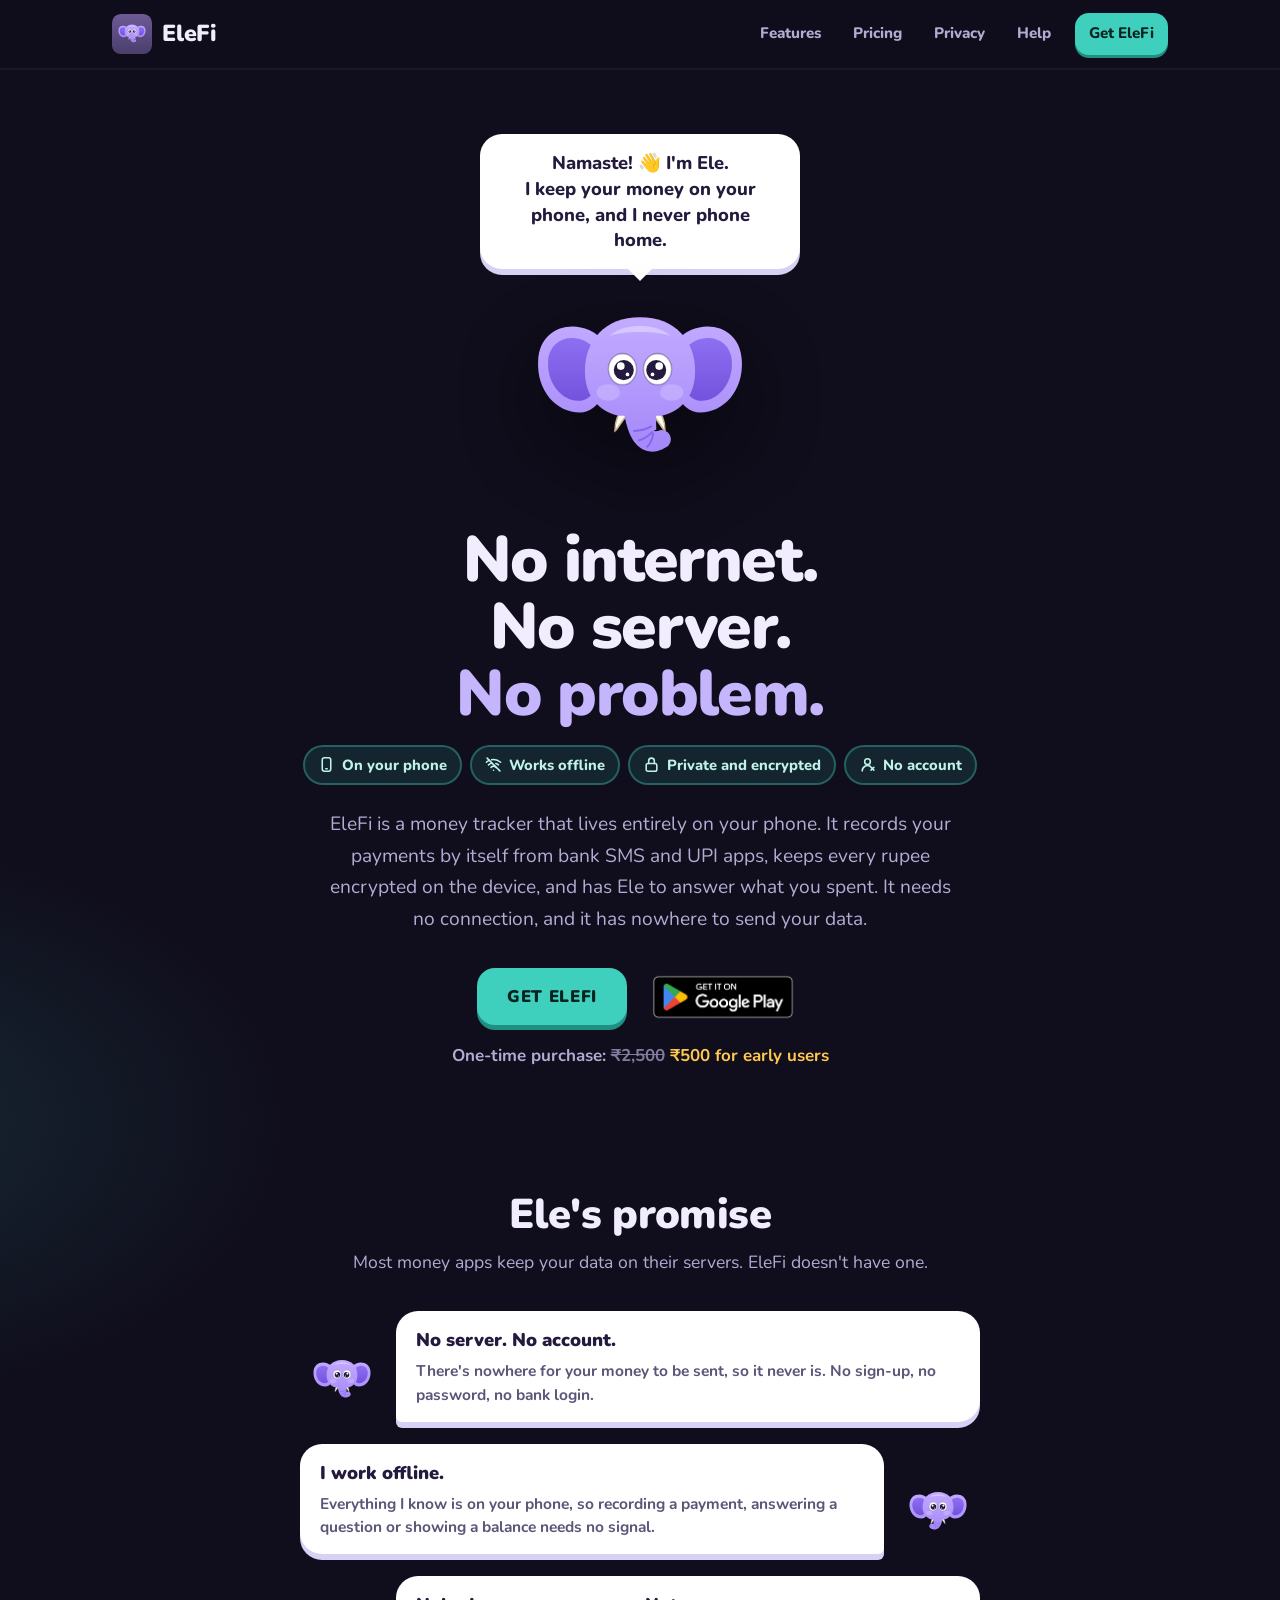
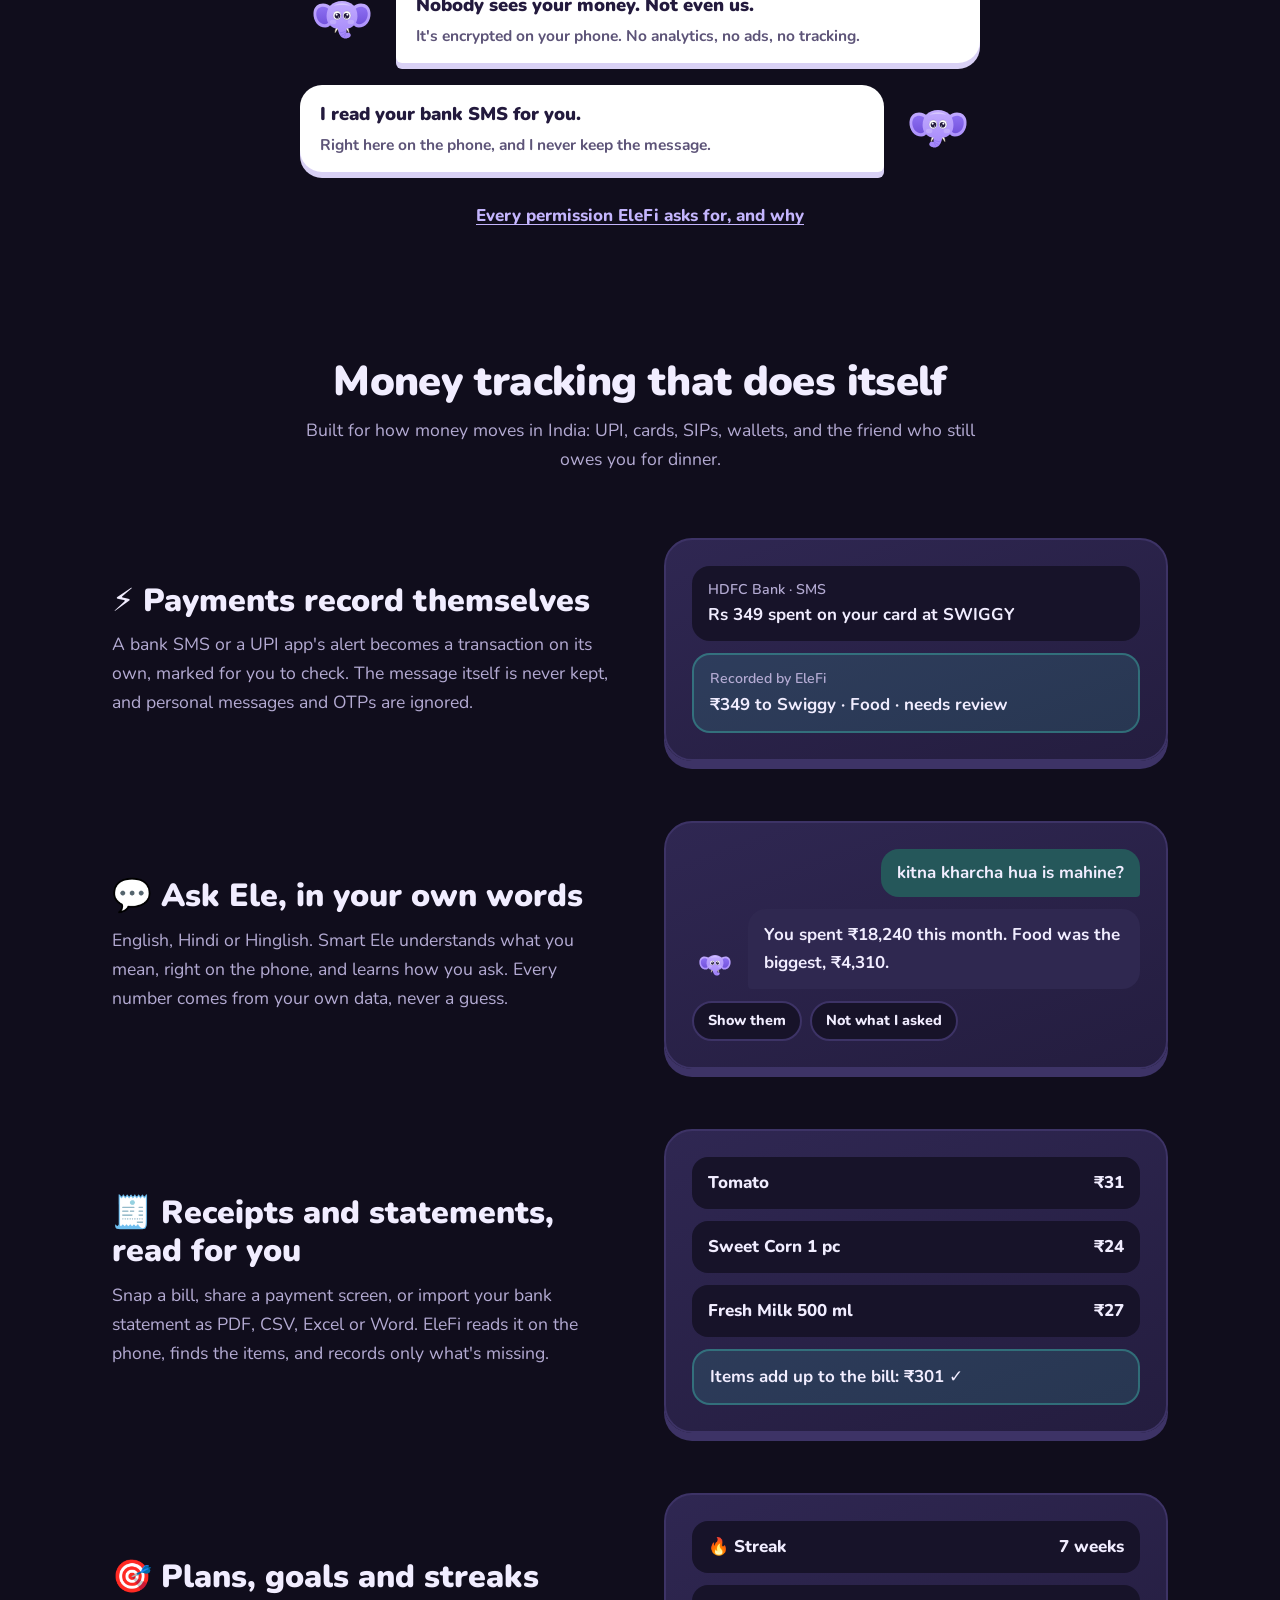
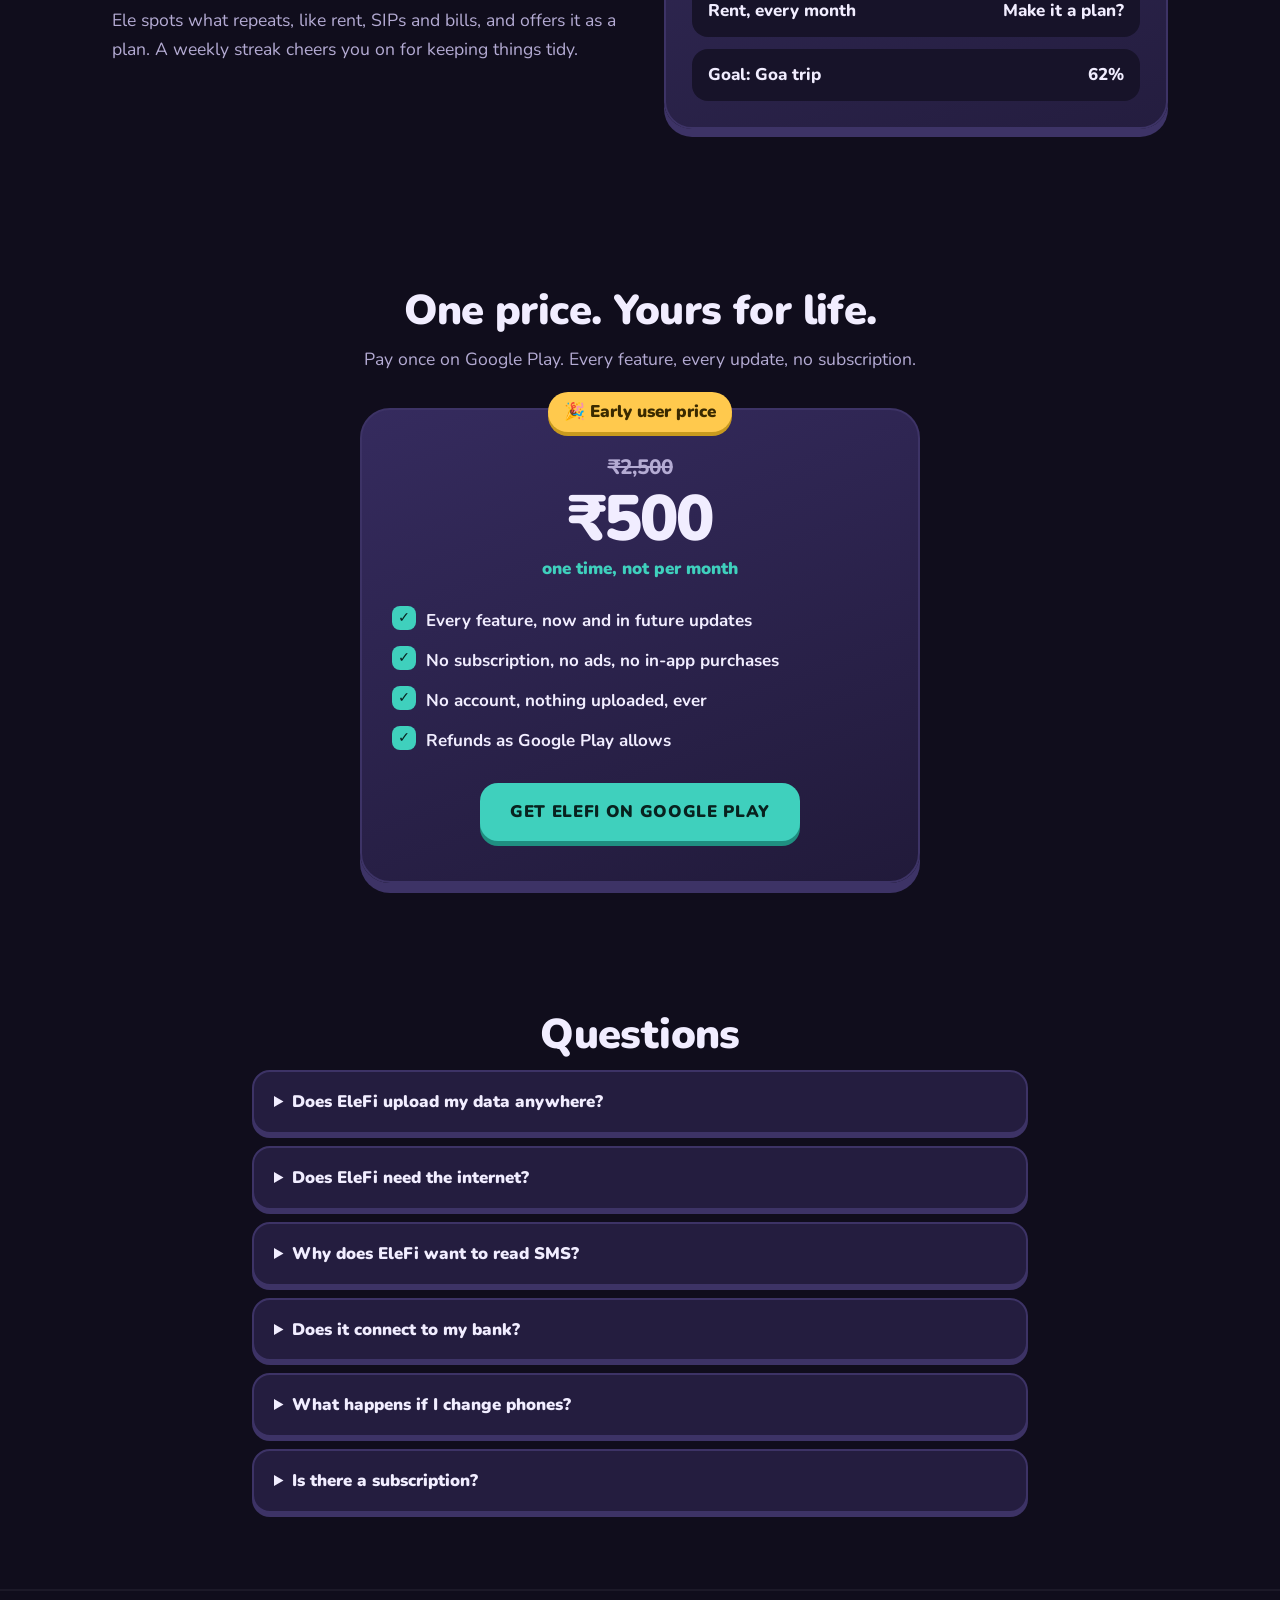
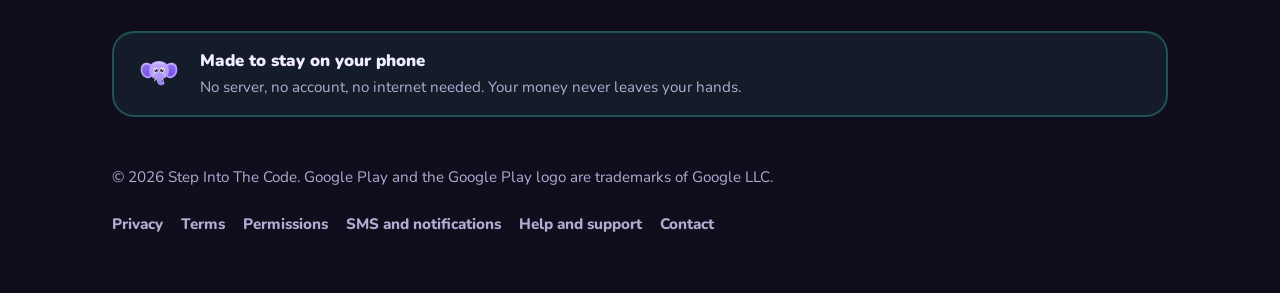
<file: index.html>
<!doctype html>
<html lang="en">
<head>
<meta charset="utf-8">
<meta name="viewport" content="width=device-width, initial-scale=1, viewport-fit=cover">
<title>EleFi - the money app that never leaves your phone</title>
<meta name="description" content="EleFi is a private, offline money tracker for Android. No server, no account, no internet needed. It records your payments from bank SMS and UPI apps by itself, keeps everything encrypted on your phone, and has Ele to answer your questions. One-time purchase. No subscription, no ads.">
<meta name="theme-color" content="#100d1c">
<meta property="og:title" content="EleFi - the money app that never leaves your phone">
<meta property="og:description" content="No internet. No server. No problem. A private money tracker that lives on your phone, records your payments by itself and never sends your data anywhere.">
<link rel="icon" href="assets/icon.svg" type="image/svg+xml">
<link rel="preconnect" href="https://fonts.googleapis.com">
<link rel="preconnect" href="https://fonts.gstatic.com" crossorigin>
<link rel="stylesheet" href="https://fonts.googleapis.com/css2?family=Nunito:wght@600;700;800;900&display=swap">
<link rel="stylesheet" href="assets/site.css">
</head>
<body>

<header class="top">
  <div class="wrap">
    <a class="brand" href="./"><img src="assets/icon.svg" alt="">EleFi</a>
    <nav class="nav" aria-label="Main">
      <a href="#features">Features</a>
      <a href="#pricing">Pricing</a>
      <a href="privacy.html">Privacy</a>
      <a href="support.html">Help</a>
      <a class="get" href="https://play.google.com/store/apps/details?id=com.stepintothecode.elefi">Get EleFi</a>
    </nav>
  </div>
</header>

<main>
  <section class="hero hero-center">
    <div class="wrap">
      <div class="hello">
        <div class="bubble">Namaste! <span class="wave">&#128075;</span> I'm Ele.<br>I keep your money on your phone, and I never phone home.</div>
        <img class="ele" src="assets/ele.svg" alt="Ele, EleFi's elephant">
      </div>

      <div>
        <h1>No internet.<br>No server.<br><span class="soft">No problem.</span></h1>
        <ul class="trust" aria-label="What EleFi promises">
          <li><svg viewBox="0 0 24 24" fill="none" stroke="currentColor" stroke-width="2.2" stroke-linecap="round" stroke-linejoin="round" aria-hidden="true"><rect x="6" y="2.5" width="12" height="19" rx="3"/><path d="M11 18h2"/></svg>On your phone</li>
          <li><svg viewBox="0 0 24 24" fill="none" stroke="currentColor" stroke-width="2.2" stroke-linecap="round" stroke-linejoin="round" aria-hidden="true"><path d="M2 8.8a15 15 0 0 1 4.2-2.6M9.3 5.2A15 15 0 0 1 22 8.8M5 12.5a10 10 0 0 1 4-2.2M15.3 10.6A10 10 0 0 1 19 12.5M8.5 16a5 5 0 0 1 7 0"/><path d="M12 20h.01"/><path d="M3 3l18 18"/></svg>Works offline</li>
          <li><svg viewBox="0 0 24 24" fill="none" stroke="currentColor" stroke-width="2.2" stroke-linecap="round" stroke-linejoin="round" aria-hidden="true"><rect x="4.5" y="10.5" width="15" height="11" rx="2.5"/><path d="M8 10.5V7a4 4 0 0 1 8 0v3.5"/></svg>Private and encrypted</li>
          <li><svg viewBox="0 0 24 24" fill="none" stroke="currentColor" stroke-width="2.2" stroke-linecap="round" stroke-linejoin="round" aria-hidden="true"><circle cx="12" cy="8" r="4"/><path d="M4.5 21a7.5 7.5 0 0 1 11.7-6.2"/><path d="M17 16l4 4M21 16l-4 4"/></svg>No account</li>
        </ul>
        <p class="lede">
          EleFi is a money tracker that lives entirely on your phone. It records your payments by
          itself from bank SMS and UPI apps, keeps every rupee encrypted on the device, and has Ele
          to answer what you spent. It needs no connection, and it has nowhere to send your data.
        </p>
        <div class="cta">
          <a class="btn btn-teal" href="https://play.google.com/store/apps/details?id=com.stepintothecode.elefi">Get EleFi</a>
          <a class="play-badge" href="https://play.google.com/store/apps/details?id=com.stepintothecode.elefi" aria-label="Get EleFi on Google Play">
            <img src="assets/google-play-badge.png" alt="Get it on Google Play" width="160" height="62">
          </a>
        </div>
        <p class="price-note">One-time purchase: <s>&#8377;2,500</s> <b>&#8377;500 for early users</b></p>
      </div>
    </div>
  </section>

  <section id="promise">
    <div class="wrap">
      <div class="center">
        <h2>Ele's promise</h2>
        <p class="sub">Most money apps keep your data on their servers. EleFi doesn't have one.</p>
      </div>
      <div class="says-list">
        <div class="says"><img src="assets/ele.svg" alt=""><div class="b">No server. No account.<small>There's nowhere for your money to be sent, so it never is. No sign-up, no password, no bank login.</small></div></div>
        <div class="says right"><img src="assets/ele.svg" alt=""><div class="b">I work offline.<small>Everything I know is on your phone, so recording a payment, answering a question or showing a balance needs no signal.</small></div></div>
        <div class="says"><img src="assets/ele.svg" alt=""><div class="b">Nobody sees your money. Not even us.<small>It's encrypted on your phone. No analytics, no ads, no tracking.</small></div></div>
        <div class="says right"><img src="assets/ele.svg" alt=""><div class="b">I read your bank SMS for you.<small>Right here on the phone, and I never keep the message.</small></div></div>
      </div>
      <p class="says-more"><a href="permissions.html">Every permission EleFi asks for, and why</a></p>
    </div>
  </section>

  <section id="features">
    <div class="wrap">
      <div class="center">
        <h2>Money tracking that does itself</h2>
        <p class="sub">Built for how money moves in India: UPI, cards, SIPs, wallets, and the friend who still owes you for dinner.</p>
      </div>

      <div class="feature">
        <div>
          <h3>&#9889; Payments record themselves</h3>
          <p>A bank SMS or a UPI app's alert becomes a transaction on its own, marked for you to check. The message itself is never kept, and personal messages and OTPs are ignored.</p>
        </div>
        <div class="art">
          <div class="msg"><small>HDFC Bank &middot; SMS</small>Rs 349 spent on your card at SWIGGY</div>
          <div class="msg teal"><small>Recorded by EleFi</small>&#8377;349 to Swiggy &middot; Food &middot; needs review</div>
        </div>
      </div>

      <div class="feature flip">
        <div class="art">
          <div class="me">kitna kharcha hua is mahine?</div>
          <div class="ele-says"><img src="assets/ele.svg" alt=""><div class="msg">You spent &#8377;18,240 this month. Food was the biggest, &#8377;4,310.</div></div>
          <div class="chip-row"><span class="chip">Show them</span><span class="chip">Not what I asked</span></div>
        </div>
        <div>
          <h3>&#128172; Ask Ele, in your own words</h3>
          <p>English, Hindi or Hinglish. Smart Ele understands what you mean, right on the phone, and learns how you ask. Every number comes from your own data, never a guess.</p>
        </div>
      </div>

      <div class="feature">
        <div>
          <h3>&#129534; Receipts and statements, read for you</h3>
          <p>Snap a bill, share a payment screen, or import your bank statement as PDF, CSV, Excel or Word. EleFi reads it on the phone, finds the items, and records only what's missing.</p>
        </div>
        <div class="art">
          <div class="stat"><span>Tomato</span><span>&#8377;31</span></div>
          <div class="stat"><span>Sweet Corn 1 pc</span><span>&#8377;24</span></div>
          <div class="stat"><span>Fresh Milk 500 ml</span><span>&#8377;27</span></div>
          <div class="msg teal">Items add up to the bill: &#8377;301 &#10003;</div>
        </div>
      </div>

      <div class="feature flip">
        <div class="art">
          <div class="stat"><span>&#128293; Streak</span><span>7 weeks</span></div>
          <div class="stat"><span>Rent, every month</span><span>Make it a plan?</span></div>
          <div class="stat"><span>Goal: Goa trip</span><span>62%</span></div>
        </div>
        <div>
          <h3>&#127919; Plans, goals and streaks</h3>
          <p>Ele spots what repeats, like rent, SIPs and bills, and offers it as a plan. A weekly streak cheers you on for keeping things tidy.</p>
        </div>
      </div>
    </div>
  </section>

  <section id="pricing">
    <div class="wrap">
      <div class="center">
        <h2>One price. Yours for life.</h2>
        <p class="sub">Pay once on Google Play. Every feature, every update, no subscription.</p>
      </div>
      <div class="price-card">
        <span class="badge">&#127881; Early user price</span>
        <div class="was">&#8377;2,500</div>
        <p class="now">&#8377;500</p>
        <span class="once">one time, not per month</span>
        <ul>
          <li>Every feature, now and in future updates</li>
          <li>No subscription, no ads, no in-app purchases</li>
          <li>No account, nothing uploaded, ever</li>
          <li>Refunds as Google Play allows</li>
        </ul>
        <a class="btn btn-teal" href="https://play.google.com/store/apps/details?id=com.stepintothecode.elefi">Get EleFi on Google Play</a>
      </div>
    </div>
  </section>

  <section>
    <div class="wrap" style="max-width:820px;">
      <h2 class="center">Questions</h2>
      <details><summary>Does EleFi upload my data anywhere?</summary><p>No. EleFi has no server and no account. Your data lives in an encrypted database on your phone. It leaves only when you export a backup file yourself. See the <a href="privacy.html">privacy policy</a>.</p></details>
      <details><summary>Does EleFi need the internet?</summary><p>No. Recording payments, reading receipts and statements, answering your questions and showing balances all work with no connection. The only time EleFi goes online is to download Smart Ele's language model once: a plain download of public files, with nothing about you sent. See <a href="privacy.html">privacy</a>.</p></details>
      <details><summary>Why does EleFi want to read SMS?</summary><p>To record your payments by themselves from your bank's alerts. Only payment alerts are used, on the phone; the message itself is never stored, and OTPs and personal messages are ignored. It's off until you turn it on. See <a href="sms.html">SMS and notifications</a>.</p></details>
      <details><summary>Does it connect to my bank?</summary><p>No. EleFi never asks for bank logins. It reads the alerts and statements you already get.</p></details>
      <details><summary>What happens if I change phones?</summary><p>Export a backup from Settings, Backup and Restore, and restore it on the new phone. The file holds everything.</p></details>
      <details><summary>Is there a subscription?</summary><p>No. You pay once on Google Play and every feature is yours, including future updates.</p></details>
    </div>
  </section>
</main>

<footer>
  <div class="wrap">
    <div class="stays"><img src="assets/ele.svg" alt=""><div><b>Made to stay on your phone</b><span>No server, no account, no internet needed. Your money never leaves your hands.</span></div></div>
    <span>&copy; 2026 Step Into The Code. Google Play and the Google Play logo are trademarks of Google LLC.</span>
    <nav aria-label="Footer">
      <a href="privacy.html">Privacy</a>
      <a href="terms.html">Terms</a>
      <a href="permissions.html">Permissions</a>
      <a href="sms.html">SMS and notifications</a>
      <a href="support.html">Help and support</a>
      <a href="contact.html">Contact</a>
    </nav>
  </div>
</footer>

</body>
</html>
</file>
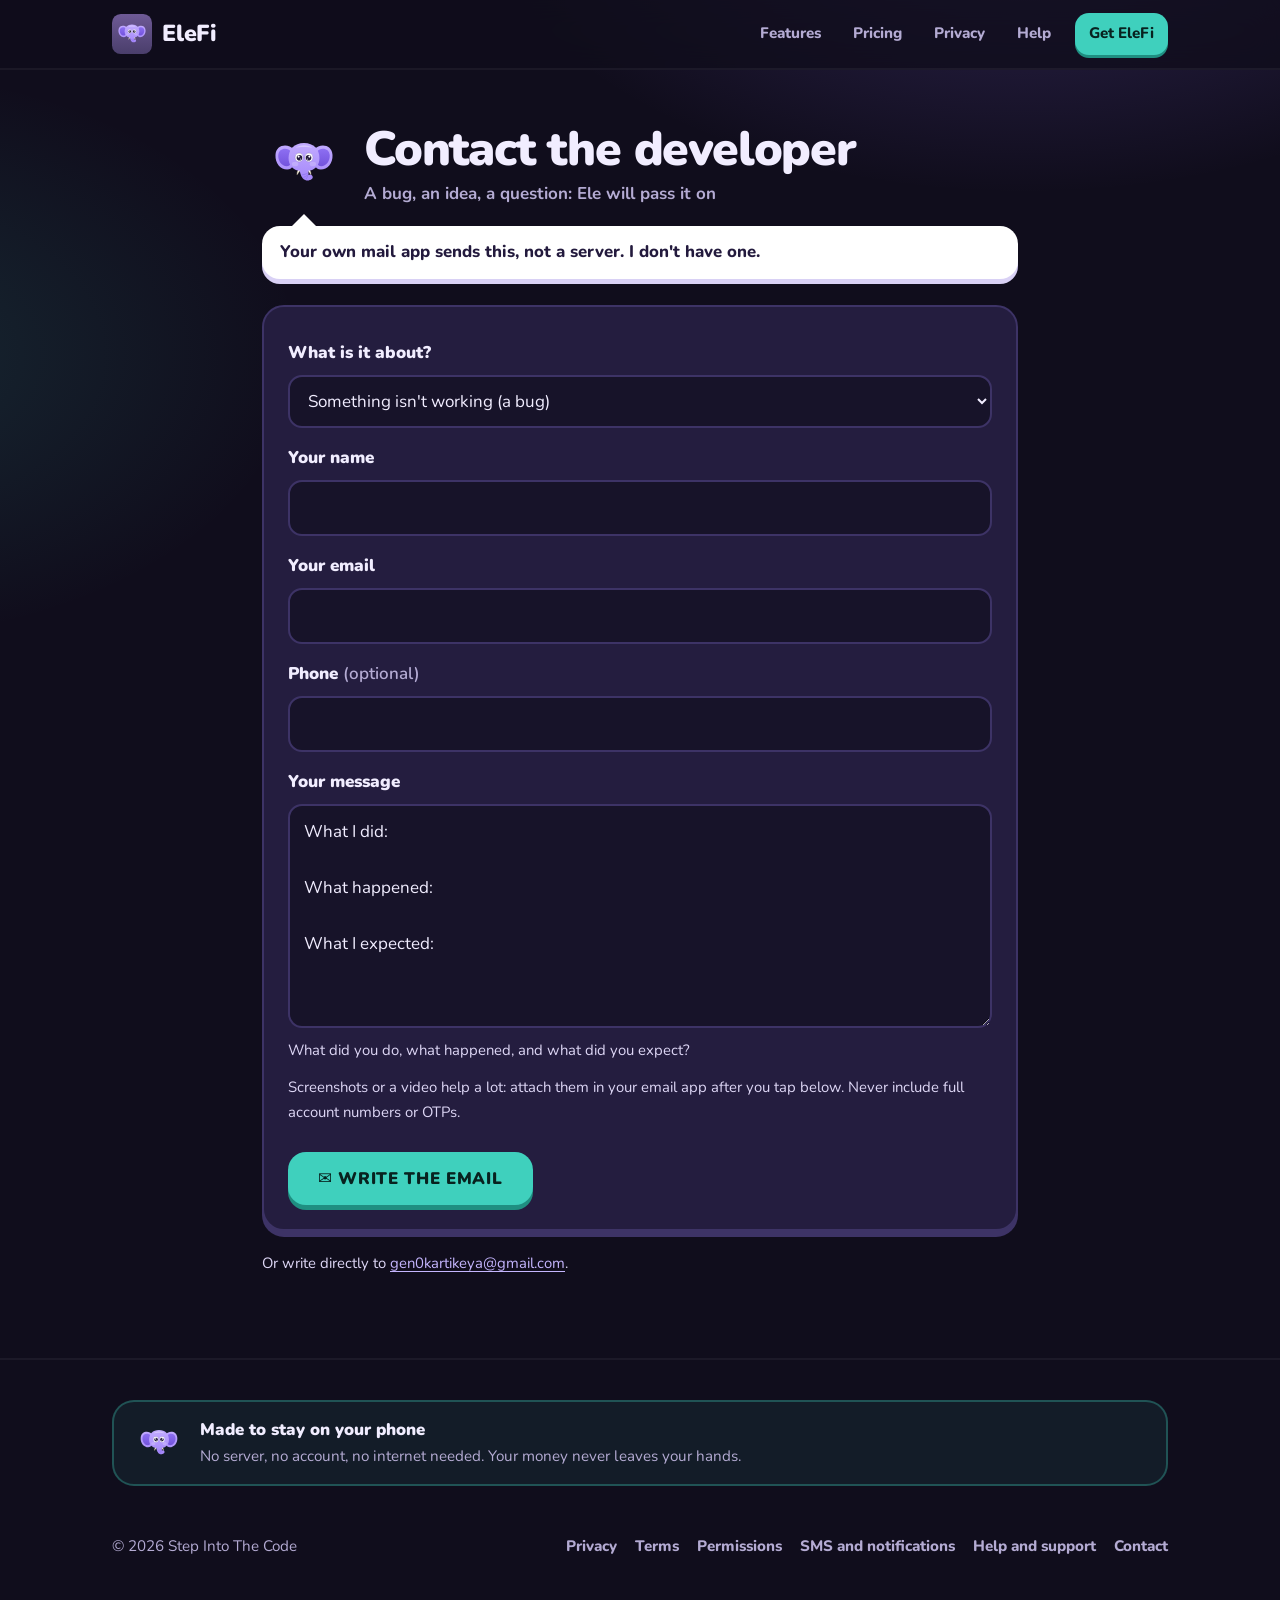
<file: contact.html>
<!doctype html>
<html lang="en">
<head>
<meta charset="utf-8">
<meta name="viewport" content="width=device-width, initial-scale=1, viewport-fit=cover">
<title>Contact - EleFi</title>
<meta name="description" content="Report a bug, suggest a feature or ask a question about EleFi.">
<meta name="theme-color" content="#100d1c">
<link rel="icon" href="assets/icon.svg" type="image/svg+xml">
<link rel="stylesheet" href="https://fonts.googleapis.com/css2?family=Nunito:wght@600;700;800;900&display=swap">
<link rel="stylesheet" href="assets/site.css">
</head>
<body>

<header class="top">
  <div class="wrap">
    <a class="brand" href="./"><img src="assets/icon.svg" alt="">EleFi</a>
    <nav class="nav" aria-label="Main">
      <a href="./#features">Features</a>
      <a href="./#pricing">Pricing</a>
      <a href="privacy.html">Privacy</a>
      <a href="support.html">Help</a>
      <a class="get" href="https://play.google.com/store/apps/details?id=com.stepintothecode.elefi">Get EleFi</a>
    </nav>
  </div>
</header>

<main class="doc">
  <div class="head"><img src="assets/ele.svg" alt=""><div><h1>Contact the developer</h1><p class="updated">A bug, an idea, a question: Ele will pass it on</p></div></div>
  <p class="ele-line">Your own mail app sends this, not a server. I don't have one.</p>

  <form id="contact" class="contact-form" novalidate>
    <label for="type">What is it about?</label>
    <select id="type" required>
      <option value="bug">Something isn't working (a bug)</option>
      <option value="sms">A bank SMS or payment wasn't read right</option>
      <option value="receipt">A receipt or statement wasn't read right</option>
      <option value="feature">An idea or a feature request</option>
      <option value="question">A question</option>
      <option value="purchase">Buying, refunds or Google Play</option>
      <option value="other">Something else</option>
    </select>

    <label for="name">Your name</label>
    <input id="name" autocomplete="name" required>

    <label for="email">Your email</label>
    <input id="email" type="email" autocomplete="email" required>

    <label for="phone">Phone <span class="muted">(optional)</span></label>
    <input id="phone" type="tel" autocomplete="tel">

    <label for="message">Your message</label>
    <textarea id="message" rows="7" required></textarea>
    <p id="hint" class="hint"></p>

    <p class="hint">Screenshots or a video help a lot: attach them in your email app after you tap below. Never include full account numbers or OTPs.</p>
    <p id="problem" class="problem" role="alert"></p>
    <button class="btn btn-teal" type="submit">&#9993; Write the email</button>
  </form>

  <p class="hint" style="margin-top:20px;">Or write directly to <a href="mailto:gen0kartikeya@gmail.com">gen0kartikeya@gmail.com</a>.</p>
</main>

<footer>
  <div class="wrap">
    <div class="stays"><img src="assets/ele.svg" alt=""><div><b>Made to stay on your phone</b><span>No server, no account, no internet needed. Your money never leaves your hands.</span></div></div>
    <span>&copy; 2026 Step Into The Code</span>
    <nav aria-label="Footer">
      <a href="privacy.html">Privacy</a>
      <a href="terms.html">Terms</a>
      <a href="permissions.html">Permissions</a>
      <a href="sms.html">SMS and notifications</a>
      <a href="support.html">Help and support</a>
      <a href="contact.html">Contact</a>
    </nav>
  </div>
</footer>

<script>
  // No server: the form writes the email, and the reader's own mail app sends it, attachments
  // and all. Each kind of message asks for what helps most with it.
  const kinds = {
    bug: { subject: "Bug", hint: "What did you do, what happened, and what did you expect?", template: "What I did:\n\nWhat happened:\n\nWhat I expected:\n" },
    sms: { subject: "Message not read", hint: "Which bank or app? Copy the message, but replace the account number and any OTP with XXXX.", template: "Bank or app:\n\nThe message (account number and OTP replaced with XXXX):\n\nWhat EleFi recorded, or didn't:\n" },
    receipt: { subject: "Receipt or statement", hint: "Which shop or bank, and what was read wrong? Attach the file if you can.", template: "Shop or bank:\n\nWhat was read wrong:\n\nWhat it should have been:\n" },
    feature: { subject: "Idea", hint: "What would you like EleFi to do, and why would it help you?", template: "My idea:\n\nWhy it would help:\n" },
    question: { subject: "Question", hint: "Ask away. Ele in the app may know too!", template: "" },
    purchase: { subject: "Purchase", hint: "Your Google Play order number (GPA.xxxx) helps.", template: "Order number:\n\n" },
    other: { subject: "Message", hint: "", template: "" },
  };
  const params = new URLSearchParams(location.search);
  const type = document.getElementById("type");
  const message = document.getElementById("message");
  const hint = document.getElementById("hint");

  function showKind() {
    const kind = kinds[type.value];
    hint.textContent = kind.hint;
    if (!message.value.trim() || Object.values(kinds).some(k => k.template === message.value)) message.value = kind.template;
  }
  type.addEventListener("change", showKind);
  showKind();

  document.getElementById("contact").addEventListener("submit", e => {
    e.preventDefault();
    const name = document.getElementById("name").value.trim();
    const email = document.getElementById("email").value.trim();
    const phone = document.getElementById("phone").value.trim();
    const problem = document.getElementById("problem");
    if (!name || !email.includes("@") || !message.value.trim()) {
      problem.textContent = "Please add your name, your email and a message.";
      return;
    }
    problem.textContent = "";
    const kind = kinds[type.value];
    const version = params.get("version") ? "EleFi " + params.get("version") : "EleFi";
    const body = message.value.trim() + "\n\n---\nName: " + name + "\nEmail: " + email + (phone ? "\nPhone: " + phone : "") + "\nApp: " + version + "\nPhone model and Android version: \n";
    location.href = "mailto:gen0kartikeya@gmail.com?subject=" + encodeURIComponent("[EleFi] " + kind.subject + " from " + name) + "&body=" + encodeURIComponent(body);
  });
</script>

</body>
</html>
</file>
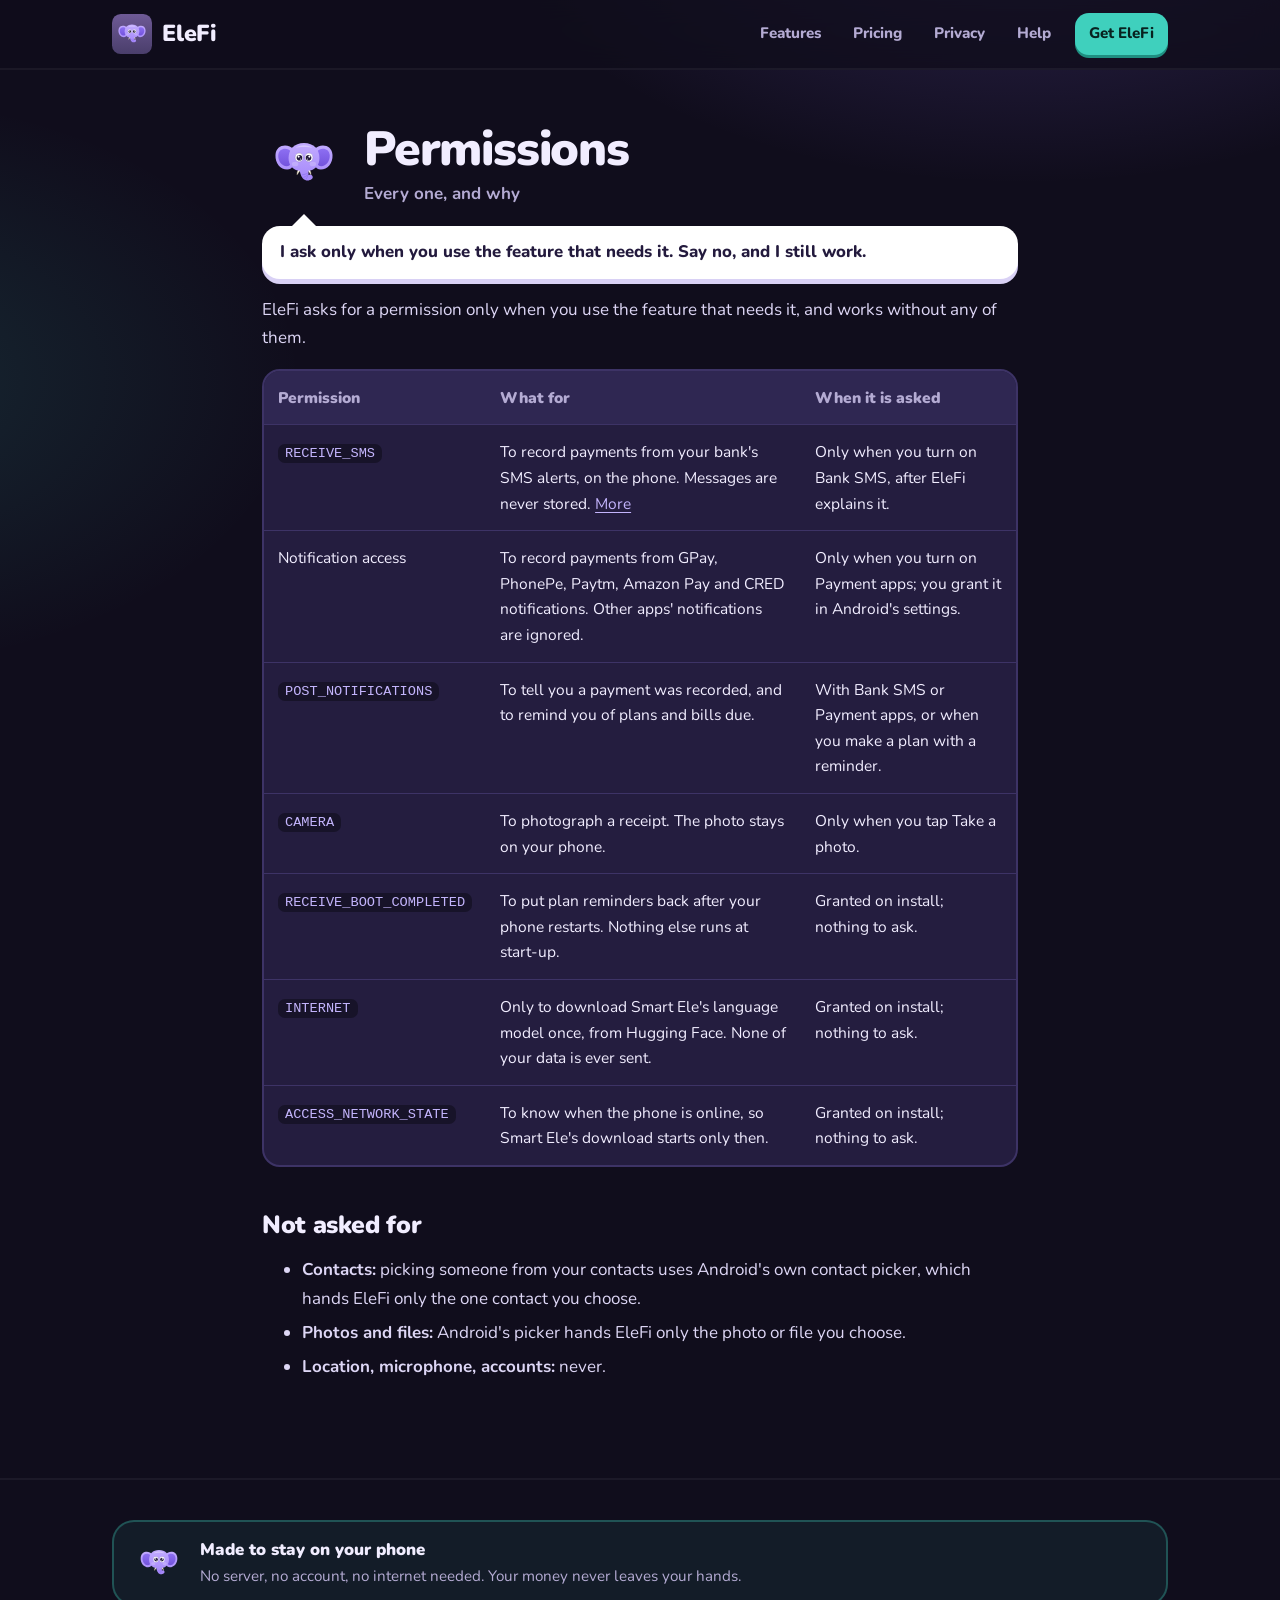
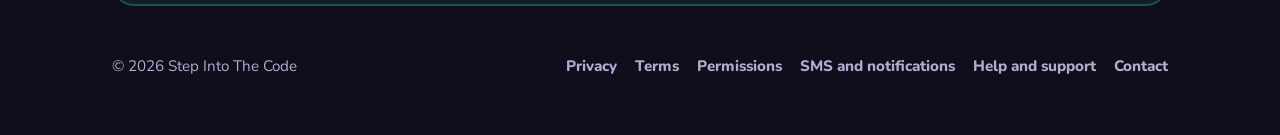
<file: permissions.html>
<!doctype html>
<html lang="en">
<head>
<meta charset="utf-8">
<meta name="viewport" content="width=device-width, initial-scale=1, viewport-fit=cover">
<title>Permissions - EleFi</title>
<meta name="description" content="Every Android permission EleFi uses, why, and when it is asked for.">
<meta name="theme-color" content="#100d1c">
<link rel="icon" href="assets/icon.svg" type="image/svg+xml">
<link rel="stylesheet" href="https://fonts.googleapis.com/css2?family=Nunito:wght@600;700;800;900&display=swap">
<link rel="stylesheet" href="assets/site.css">
</head>
<body>

<header class="top">
  <div class="wrap">
    <a class="brand" href="./"><img src="assets/icon.svg" alt="">EleFi</a>
    <nav class="nav" aria-label="Main">
      <a href="./#features">Features</a>
      <a href="./#pricing">Pricing</a>
      <a href="privacy.html">Privacy</a>
      <a href="support.html">Help</a>
      <a class="get" href="https://play.google.com/store/apps/details?id=com.stepintothecode.elefi">Get EleFi</a>
    </nav>
  </div>
</header>

<main class="doc">
  <div class="head"><img src="assets/ele.svg" alt=""><div><h1>Permissions</h1><p class="updated">Every one, and why</p></div></div>
  <p class="ele-line">I ask only when you use the feature that needs it. Say no, and I still work.</p>

  <p>EleFi asks for a permission only when you use the feature that needs it, and works without any of them.</p>

  <table>
    <thead><tr><th>Permission</th><th>What for</th><th>When it is asked</th></tr></thead>
    <tbody>
      <tr><td><code>RECEIVE_SMS</code></td><td>To record payments from your bank's SMS alerts, on the phone. Messages are never stored. <a href="sms.html">More</a></td><td>Only when you turn on Bank SMS, after EleFi explains it.</td></tr>
      <tr><td>Notification access</td><td>To record payments from GPay, PhonePe, Paytm, Amazon Pay and CRED notifications. Other apps' notifications are ignored.</td><td>Only when you turn on Payment apps; you grant it in Android's settings.</td></tr>
      <tr><td><code>POST_NOTIFICATIONS</code></td><td>To tell you a payment was recorded, and to remind you of plans and bills due.</td><td>With Bank SMS or Payment apps, or when you make a plan with a reminder.</td></tr>
      <tr><td><code>CAMERA</code></td><td>To photograph a receipt. The photo stays on your phone.</td><td>Only when you tap Take a photo.</td></tr>
      <tr><td><code>RECEIVE_BOOT_COMPLETED</code></td><td>To put plan reminders back after your phone restarts. Nothing else runs at start-up.</td><td>Granted on install; nothing to ask.</td></tr>
      <tr><td><code>INTERNET</code></td><td>Only to download Smart Ele's language model once, from Hugging Face. None of your data is ever sent.</td><td>Granted on install; nothing to ask.</td></tr>
      <tr><td><code>ACCESS_NETWORK_STATE</code></td><td>To know when the phone is online, so Smart Ele's download starts only then.</td><td>Granted on install; nothing to ask.</td></tr>
    </tbody>
  </table>

  <h2>Not asked for</h2>
  <ul>
    <li><strong>Contacts:</strong> picking someone from your contacts uses Android's own contact picker, which hands EleFi only the one contact you choose.</li>
    <li><strong>Photos and files:</strong> Android's picker hands EleFi only the photo or file you choose.</li>
    <li><strong>Location, microphone, accounts:</strong> never.</li>
  </ul>
</main>

<footer>
  <div class="wrap">
    <div class="stays"><img src="assets/ele.svg" alt=""><div><b>Made to stay on your phone</b><span>No server, no account, no internet needed. Your money never leaves your hands.</span></div></div>
    <span>&copy; 2026 Step Into The Code</span>
    <nav aria-label="Footer">
      <a href="privacy.html">Privacy</a>
      <a href="terms.html">Terms</a>
      <a href="permissions.html">Permissions</a>
      <a href="sms.html">SMS and notifications</a>
      <a href="support.html">Help and support</a>
      <a href="contact.html">Contact</a>
    </nav>
  </div>
</footer>

</body>
</html>
</file>
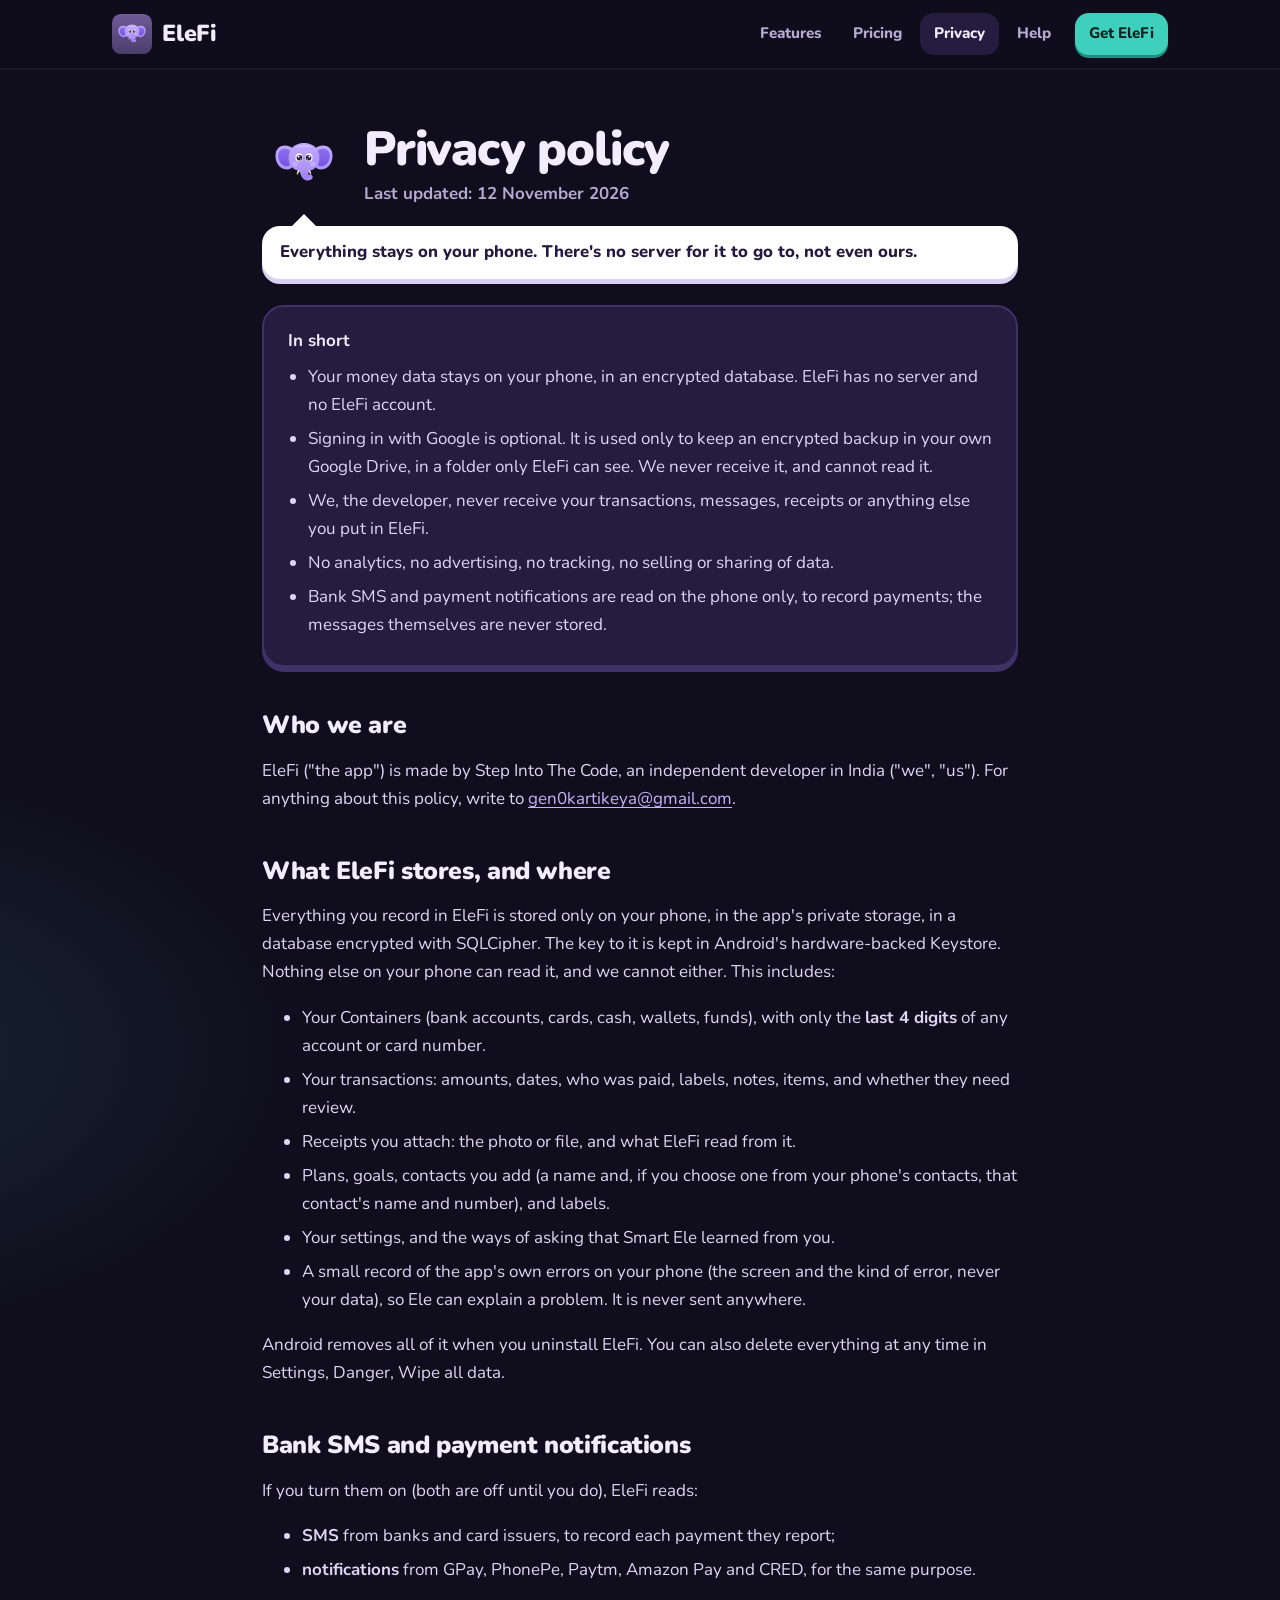
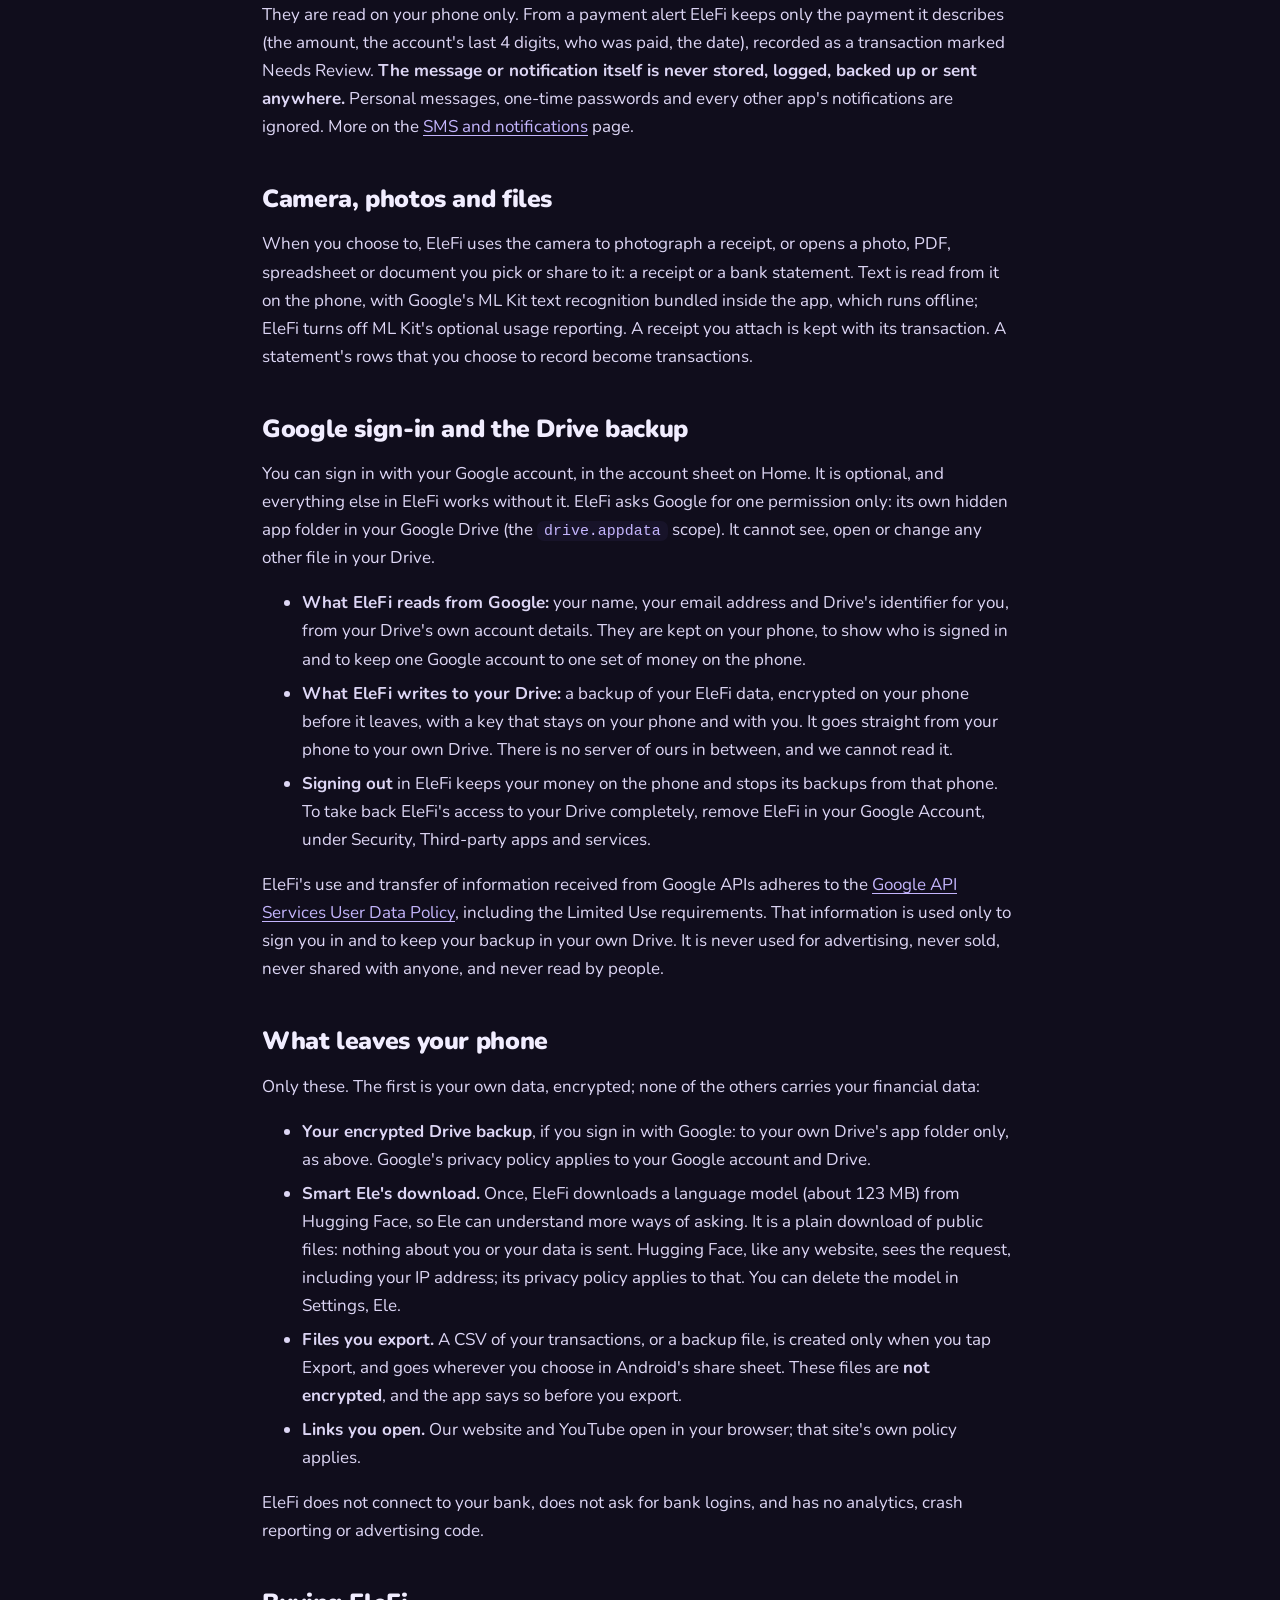
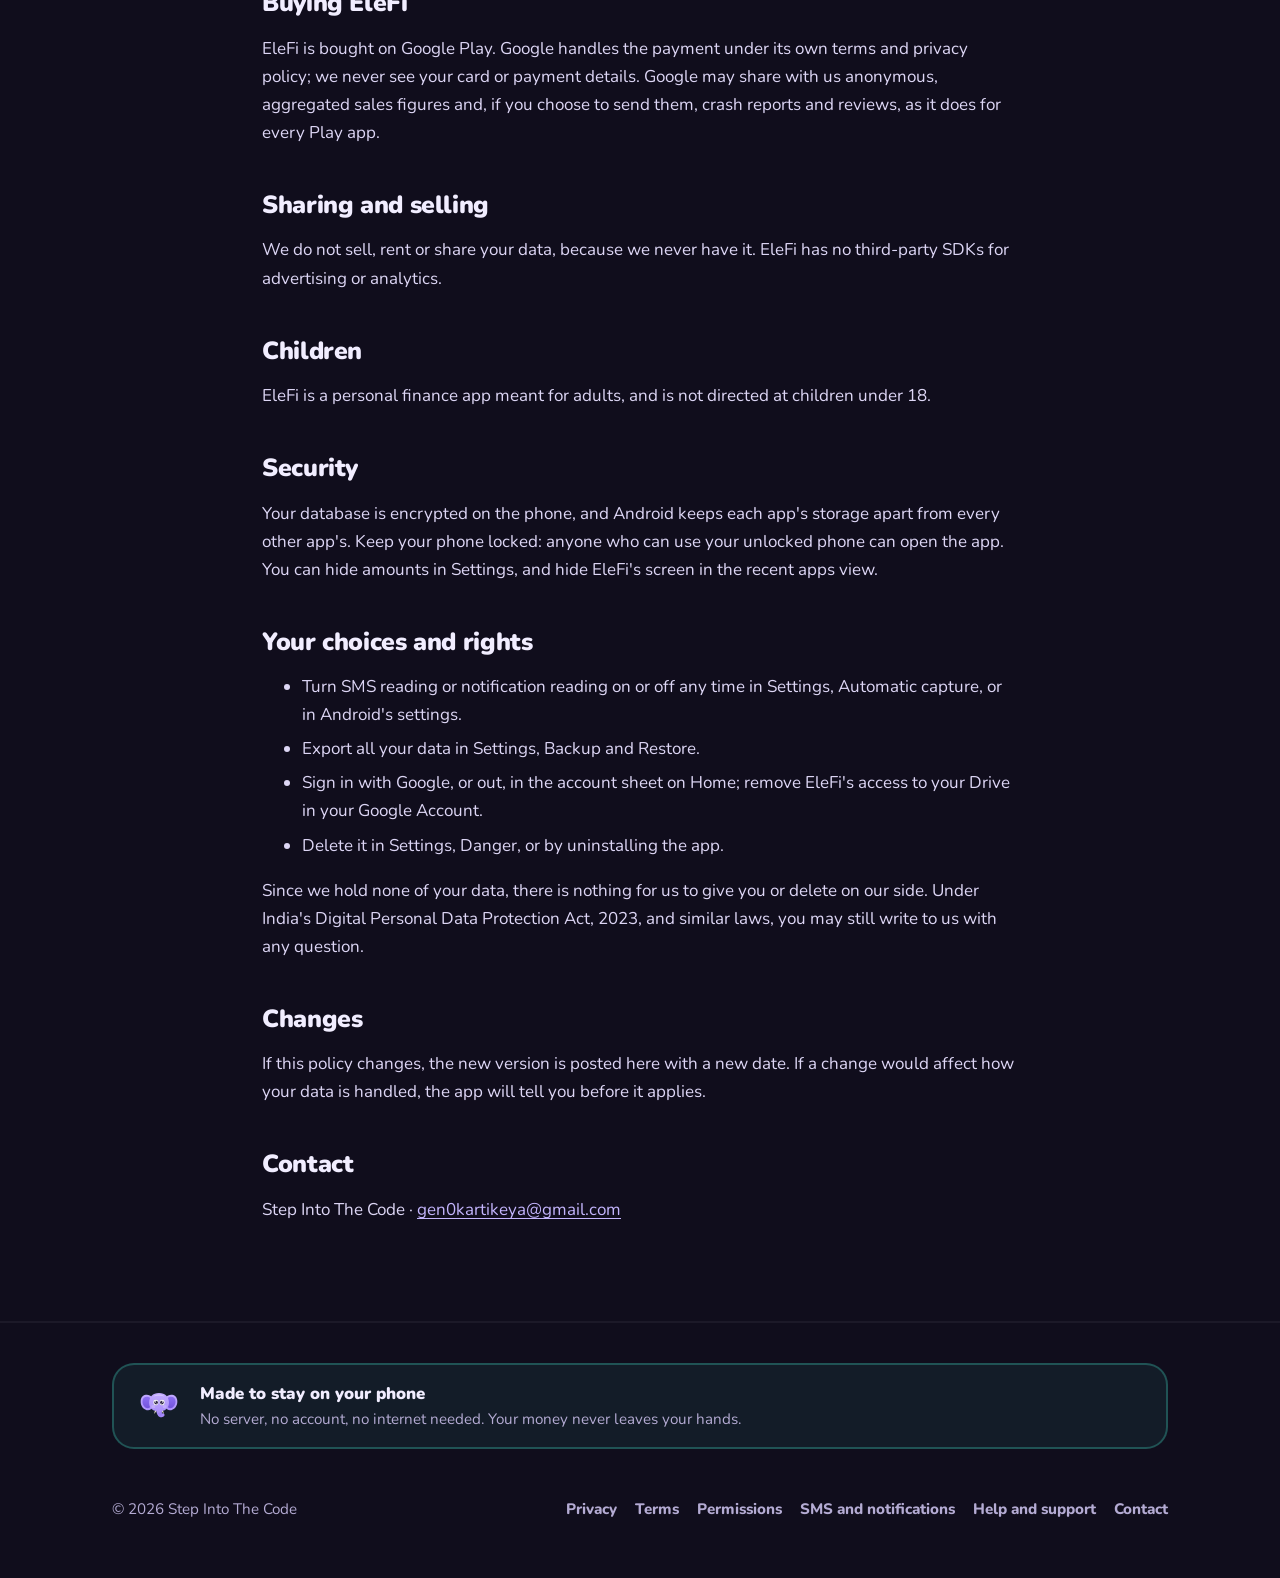
<file: privacy.html>
<!doctype html>
<html lang="en">
<head>
<meta charset="utf-8">
<meta name="viewport" content="width=device-width, initial-scale=1, viewport-fit=cover">
<title>Privacy policy - EleFi</title>
<meta name="description" content="EleFi's privacy policy: your data stays on your phone. No server, no analytics, no ads. Google sign-in is optional, only for an encrypted backup to your own Drive.">
<meta name="theme-color" content="#100d1c">
<link rel="icon" href="assets/icon.svg" type="image/svg+xml">
<link rel="stylesheet" href="https://fonts.googleapis.com/css2?family=Nunito:wght@600;700;800;900&display=swap">
<link rel="stylesheet" href="assets/site.css">
</head>
<body>

<header class="top">
  <div class="wrap">
    <a class="brand" href="./"><img src="assets/icon.svg" alt="">EleFi</a>
    <nav class="nav" aria-label="Main">
      <a href="./#features">Features</a>
      <a href="./#pricing">Pricing</a>
      <a href="privacy.html" aria-current="page">Privacy</a>
      <a href="support.html">Help</a>
      <a class="get" href="https://play.google.com/store/apps/details?id=com.stepintothecode.elefi">Get EleFi</a>
    </nav>
  </div>
</header>

<main class="doc">
  <div class="head"><img src="assets/ele.svg" alt=""><div><h1>Privacy policy</h1><p class="updated">Last updated: 12 November 2026</p></div></div>
  <p class="ele-line">Everything stays on your phone. There's no server for it to go to, not even ours.</p>

  <div class="summary">
    <strong>In short</strong>
    <ul>
      <li>Your money data stays on your phone, in an encrypted database. EleFi has no server and no EleFi account.</li>
      <li>Signing in with Google is optional. It is used only to keep an encrypted backup in your own Google Drive, in a folder only EleFi can see. We never receive it, and cannot read it.</li>
      <li>We, the developer, never receive your transactions, messages, receipts or anything else you put in EleFi.</li>
      <li>No analytics, no advertising, no tracking, no selling or sharing of data.</li>
      <li>Bank SMS and payment notifications are read on the phone only, to record payments; the messages themselves are never stored.</li>
    </ul>
  </div>

  <h2>Who we are</h2>
  <p>EleFi ("the app") is made by Step Into The Code, an independent developer in India ("we", "us"). For anything about this policy, write to <a href="mailto:gen0kartikeya@gmail.com">gen0kartikeya@gmail.com</a>.</p>

  <h2>What EleFi stores, and where</h2>
  <p>Everything you record in EleFi is stored only on your phone, in the app's private storage, in a database encrypted with SQLCipher. The key to it is kept in Android's hardware-backed Keystore. Nothing else on your phone can read it, and we cannot either. This includes:</p>
  <ul>
    <li>Your Containers (bank accounts, cards, cash, wallets, funds), with only the <strong>last 4 digits</strong> of any account or card number.</li>
    <li>Your transactions: amounts, dates, who was paid, labels, notes, items, and whether they need review.</li>
    <li>Receipts you attach: the photo or file, and what EleFi read from it.</li>
    <li>Plans, goals, contacts you add (a name and, if you choose one from your phone's contacts, that contact's name and number), and labels.</li>
    <li>Your settings, and the ways of asking that Smart Ele learned from you.</li>
    <li>A small record of the app's own errors on your phone (the screen and the kind of error, never your data), so Ele can explain a problem. It is never sent anywhere.</li>
  </ul>
  <p>Android removes all of it when you uninstall EleFi. You can also delete everything at any time in Settings, Danger, Wipe all data.</p>

  <h2>Bank SMS and payment notifications</h2>
  <p>If you turn them on (both are off until you do), EleFi reads:</p>
  <ul>
    <li><strong>SMS</strong> from banks and card issuers, to record each payment they report;</li>
    <li><strong>notifications</strong> from GPay, PhonePe, Paytm, Amazon Pay and CRED, for the same purpose.</li>
  </ul>
  <p>They are read on your phone only. From a payment alert EleFi keeps only the payment it describes (the amount, the account's last 4 digits, who was paid, the date), recorded as a transaction marked Needs Review. <strong>The message or notification itself is never stored, logged, backed up or sent anywhere.</strong> Personal messages, one-time passwords and every other app's notifications are ignored. More on the <a href="sms.html">SMS and notifications</a> page.</p>

  <h2>Camera, photos and files</h2>
  <p>When you choose to, EleFi uses the camera to photograph a receipt, or opens a photo, PDF, spreadsheet or document you pick or share to it: a receipt or a bank statement. Text is read from it on the phone, with Google's ML Kit text recognition bundled inside the app, which runs offline; EleFi turns off ML Kit's optional usage reporting. A receipt you attach is kept with its transaction. A statement's rows that you choose to record become transactions.</p>

  <h2>Google sign-in and the Drive backup</h2>
  <p>You can sign in with your Google account, in the account sheet on Home. It is optional, and everything else in EleFi works without it. EleFi asks Google for one permission only: its own hidden app folder in your Google Drive (the <code>drive.appdata</code> scope). It cannot see, open or change any other file in your Drive.</p>
  <ul>
    <li><strong>What EleFi reads from Google:</strong> your name, your email address and Drive's identifier for you, from your Drive's own account details. They are kept on your phone, to show who is signed in and to keep one Google account to one set of money on the phone.</li>
    <li><strong>What EleFi writes to your Drive:</strong> a backup of your EleFi data, encrypted on your phone before it leaves, with a key that stays on your phone and with you. It goes straight from your phone to your own Drive. There is no server of ours in between, and we cannot read it.</li>
    <li><strong>Signing out</strong> in EleFi keeps your money on the phone and stops its backups from that phone. To take back EleFi's access to your Drive completely, remove EleFi in your Google Account, under Security, Third-party apps and services.</li>
  </ul>
  <p>EleFi's use and transfer of information received from Google APIs adheres to the <a href="https://developers.google.com/terms/api-services-user-data-policy">Google API Services User Data Policy</a>, including the Limited Use requirements. That information is used only to sign you in and to keep your backup in your own Drive. It is never used for advertising, never sold, never shared with anyone, and never read by people.</p>

  <h2>What leaves your phone</h2>
  <p>Only these. The first is your own data, encrypted; none of the others carries your financial data:</p>
  <ul>
    <li><strong>Your encrypted Drive backup</strong>, if you sign in with Google: to your own Drive's app folder only, as above. Google's privacy policy applies to your Google account and Drive.</li>
    <li><strong>Smart Ele's download.</strong> Once, EleFi downloads a language model (about 123 MB) from Hugging Face, so Ele can understand more ways of asking. It is a plain download of public files: nothing about you or your data is sent. Hugging Face, like any website, sees the request, including your IP address; its privacy policy applies to that. You can delete the model in Settings, Ele.</li>
    <li><strong>Files you export.</strong> A CSV of your transactions, or a backup file, is created only when you tap Export, and goes wherever you choose in Android's share sheet. These files are <strong>not encrypted</strong>, and the app says so before you export.</li>
    <li><strong>Links you open.</strong> Our website and YouTube open in your browser; that site's own policy applies.</li>
  </ul>
  <p>EleFi does not connect to your bank, does not ask for bank logins, and has no analytics, crash reporting or advertising code.</p>

  <h2>Buying EleFi</h2>
  <p>EleFi is bought on Google Play. Google handles the payment under its own terms and privacy policy; we never see your card or payment details. Google may share with us anonymous, aggregated sales figures and, if you choose to send them, crash reports and reviews, as it does for every Play app.</p>

  <h2>Sharing and selling</h2>
  <p>We do not sell, rent or share your data, because we never have it. EleFi has no third-party SDKs for advertising or analytics.</p>

  <h2>Children</h2>
  <p>EleFi is a personal finance app meant for adults, and is not directed at children under 18.</p>

  <h2>Security</h2>
  <p>Your database is encrypted on the phone, and Android keeps each app's storage apart from every other app's. Keep your phone locked: anyone who can use your unlocked phone can open the app. You can hide amounts in Settings, and hide EleFi's screen in the recent apps view.</p>

  <h2>Your choices and rights</h2>
  <ul>
    <li>Turn SMS reading or notification reading on or off any time in Settings, Automatic capture, or in Android's settings.</li>
    <li>Export all your data in Settings, Backup and Restore.</li>
    <li>Sign in with Google, or out, in the account sheet on Home; remove EleFi's access to your Drive in your Google Account.</li>
    <li>Delete it in Settings, Danger, or by uninstalling the app.</li>
  </ul>
  <p>Since we hold none of your data, there is nothing for us to give you or delete on our side. Under India's Digital Personal Data Protection Act, 2023, and similar laws, you may still write to us with any question.</p>

  <h2>Changes</h2>
  <p>If this policy changes, the new version is posted here with a new date. If a change would affect how your data is handled, the app will tell you before it applies.</p>

  <h2>Contact</h2>
  <p>Step Into The Code &middot; <a href="mailto:gen0kartikeya@gmail.com">gen0kartikeya@gmail.com</a></p>
</main>

<footer>
  <div class="wrap">
    <div class="stays"><img src="assets/ele.svg" alt=""><div><b>Made to stay on your phone</b><span>No server, no account, no internet needed. Your money never leaves your hands.</span></div></div>
    <span>&copy; 2026 Step Into The Code</span>
    <nav aria-label="Footer">
      <a href="privacy.html">Privacy</a>
      <a href="terms.html">Terms</a>
      <a href="permissions.html">Permissions</a>
      <a href="sms.html">SMS and notifications</a>
      <a href="support.html">Help and support</a>
      <a href="contact.html">Contact</a>
    </nav>
  </div>
</footer>

</body>
</html>
</file>
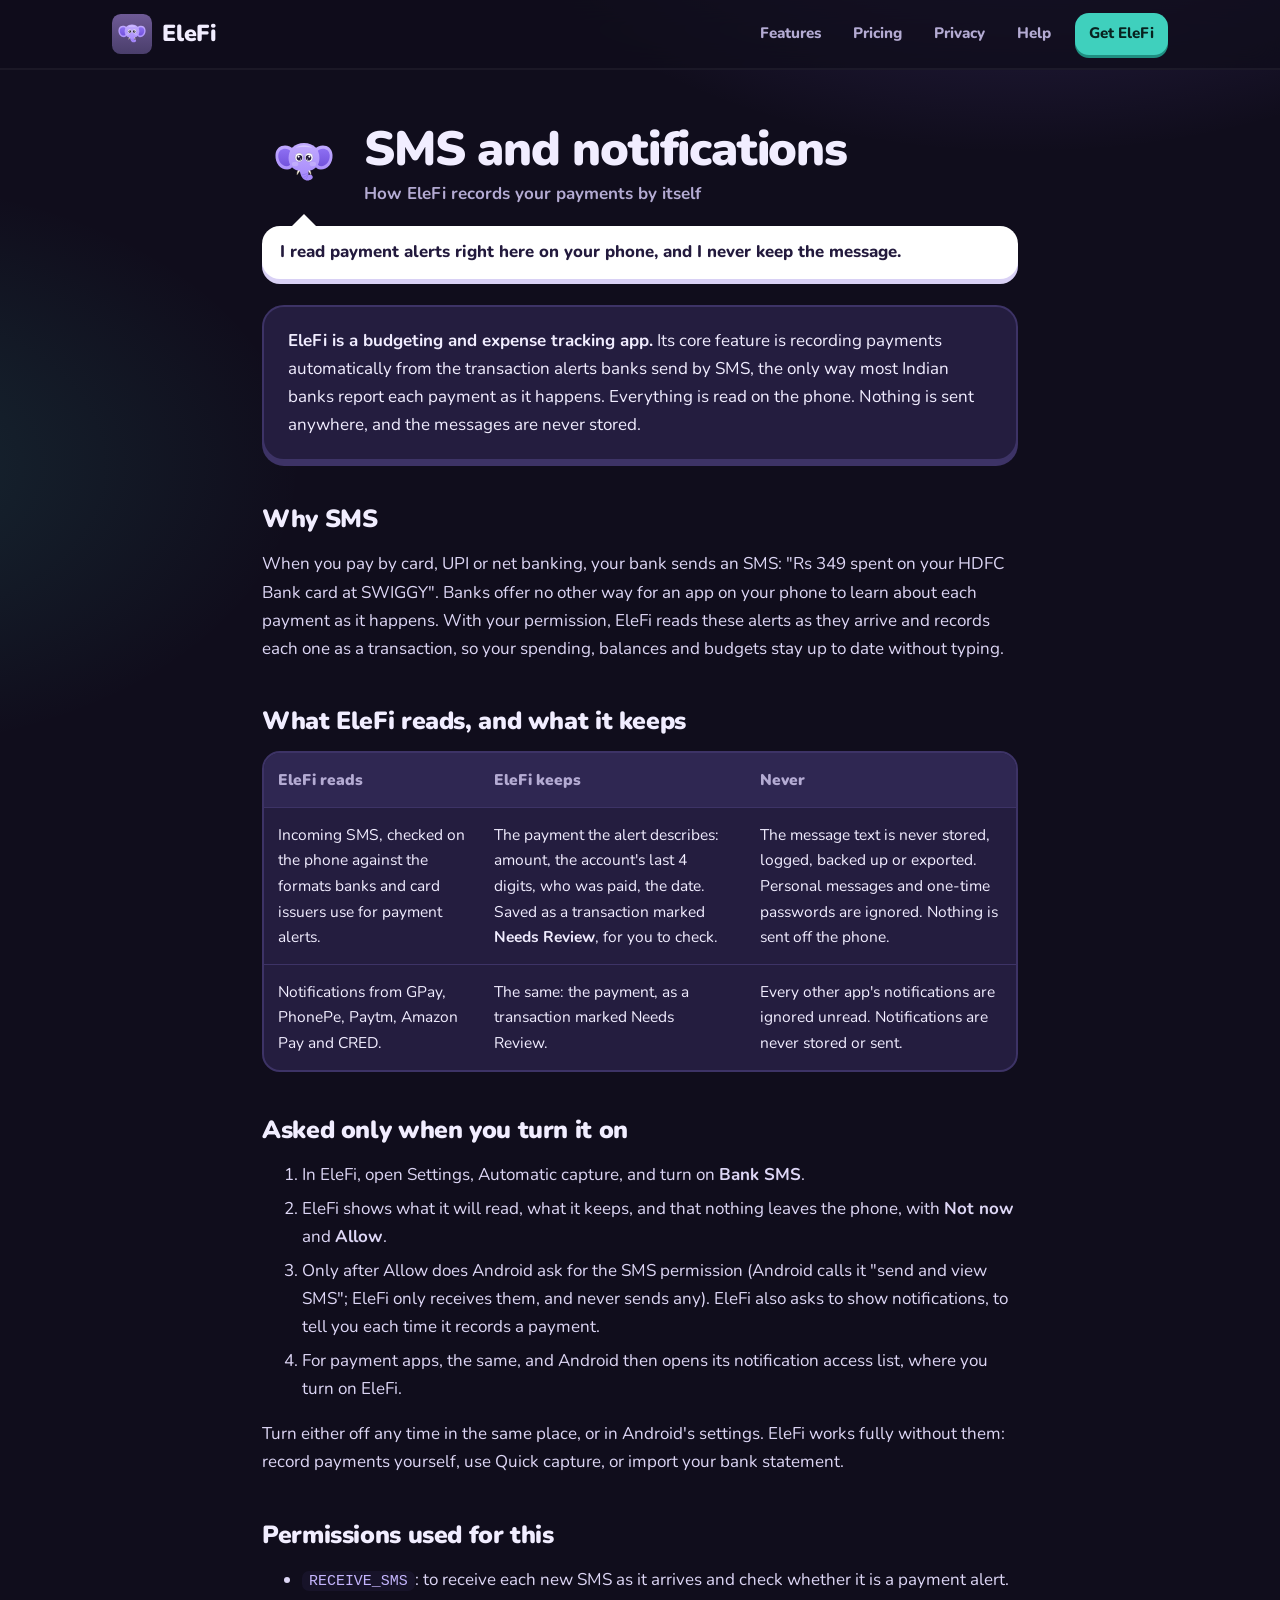
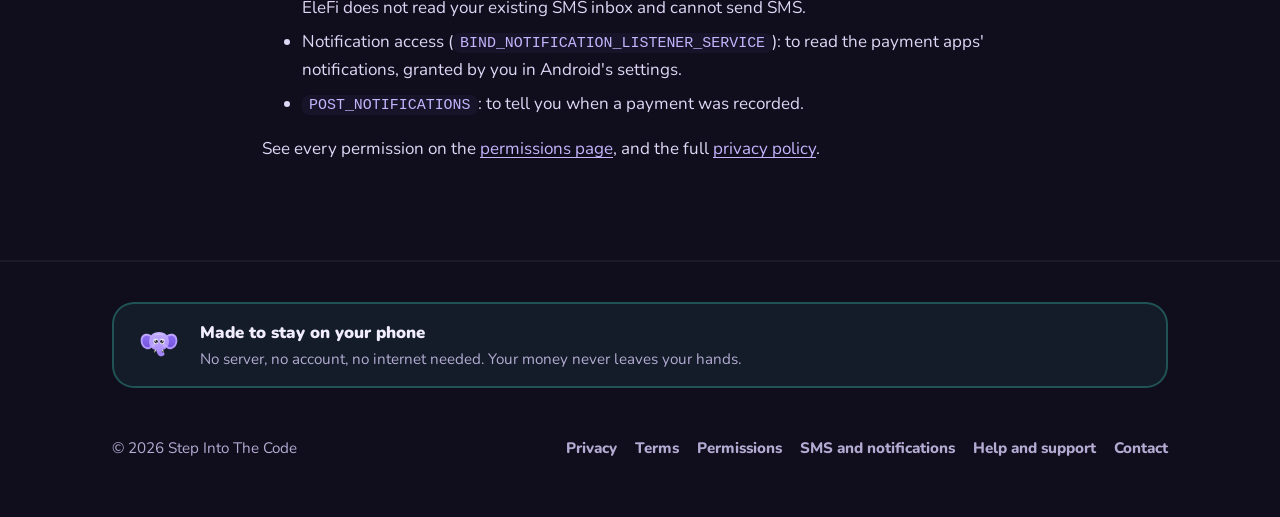
<file: sms.html>
<!doctype html>
<html lang="en">
<head>
<meta charset="utf-8">
<meta name="viewport" content="width=device-width, initial-scale=1, viewport-fit=cover">
<title>SMS and notifications - EleFi</title>
<meta name="description" content="How EleFi reads bank SMS and payment app notifications to record payments, on the phone only, without ever storing the messages.">
<meta name="theme-color" content="#100d1c">
<link rel="icon" href="assets/icon.svg" type="image/svg+xml">
<link rel="stylesheet" href="https://fonts.googleapis.com/css2?family=Nunito:wght@600;700;800;900&display=swap">
<link rel="stylesheet" href="assets/site.css">
</head>
<body>

<header class="top">
  <div class="wrap">
    <a class="brand" href="./"><img src="assets/icon.svg" alt="">EleFi</a>
    <nav class="nav" aria-label="Main">
      <a href="./#features">Features</a>
      <a href="./#pricing">Pricing</a>
      <a href="privacy.html">Privacy</a>
      <a href="support.html">Help</a>
      <a class="get" href="https://play.google.com/store/apps/details?id=com.stepintothecode.elefi">Get EleFi</a>
    </nav>
  </div>
</header>

<main class="doc">
  <div class="head"><img src="assets/ele.svg" alt=""><div><h1>SMS and notifications</h1><p class="updated">How EleFi records your payments by itself</p></div></div>
  <p class="ele-line">I read payment alerts right here on your phone, and I never keep the message.</p>

  <div class="summary">
    <strong>EleFi is a budgeting and expense tracking app.</strong> Its core feature is recording
    payments automatically from the transaction alerts banks send by SMS, the only way most Indian
    banks report each payment as it happens. Everything is read on the phone. Nothing is sent
    anywhere, and the messages are never stored.
  </div>

  <h2>Why SMS</h2>
  <p>When you pay by card, UPI or net banking, your bank sends an SMS: "Rs 349 spent on your HDFC Bank card at SWIGGY". Banks offer no other way for an app on your phone to learn about each payment as it happens. With your permission, EleFi reads these alerts as they arrive and records each one as a transaction, so your spending, balances and budgets stay up to date without typing.</p>

  <h2>What EleFi reads, and what it keeps</h2>
  <table>
    <thead><tr><th>EleFi reads</th><th>EleFi keeps</th><th>Never</th></tr></thead>
    <tbody>
      <tr>
        <td>Incoming SMS, checked on the phone against the formats banks and card issuers use for payment alerts.</td>
        <td>The payment the alert describes: amount, the account's last 4 digits, who was paid, the date. Saved as a transaction marked <strong>Needs Review</strong>, for you to check.</td>
        <td>The message text is never stored, logged, backed up or exported. Personal messages and one-time passwords are ignored. Nothing is sent off the phone.</td>
      </tr>
      <tr>
        <td>Notifications from GPay, PhonePe, Paytm, Amazon Pay and CRED.</td>
        <td>The same: the payment, as a transaction marked Needs Review.</td>
        <td>Every other app's notifications are ignored unread. Notifications are never stored or sent.</td>
      </tr>
    </tbody>
  </table>

  <h2>Asked only when you turn it on</h2>
  <ol>
    <li>In EleFi, open Settings, Automatic capture, and turn on <strong>Bank SMS</strong>.</li>
    <li>EleFi shows what it will read, what it keeps, and that nothing leaves the phone, with <strong>Not now</strong> and <strong>Allow</strong>.</li>
    <li>Only after Allow does Android ask for the SMS permission (Android calls it "send and view SMS"; EleFi only receives them, and never sends any). EleFi also asks to show notifications, to tell you each time it records a payment.</li>
    <li>For payment apps, the same, and Android then opens its notification access list, where you turn on EleFi.</li>
  </ol>
  <p>Turn either off any time in the same place, or in Android's settings. EleFi works fully without them: record payments yourself, use Quick capture, or import your bank statement.</p>

  <h2>Permissions used for this</h2>
  <ul>
    <li><code>RECEIVE_SMS</code>: to receive each new SMS as it arrives and check whether it is a payment alert. EleFi does not read your existing SMS inbox and cannot send SMS.</li>
    <li>Notification access (<code>BIND_NOTIFICATION_LISTENER_SERVICE</code>): to read the payment apps' notifications, granted by you in Android's settings.</li>
    <li><code>POST_NOTIFICATIONS</code>: to tell you when a payment was recorded.</li>
  </ul>
  <p>See every permission on the <a href="permissions.html">permissions page</a>, and the full <a href="privacy.html">privacy policy</a>.</p>
</main>

<footer>
  <div class="wrap">
    <div class="stays"><img src="assets/ele.svg" alt=""><div><b>Made to stay on your phone</b><span>No server, no account, no internet needed. Your money never leaves your hands.</span></div></div>
    <span>&copy; 2026 Step Into The Code</span>
    <nav aria-label="Footer">
      <a href="privacy.html">Privacy</a>
      <a href="terms.html">Terms</a>
      <a href="permissions.html">Permissions</a>
      <a href="sms.html">SMS and notifications</a>
      <a href="support.html">Help and support</a>
      <a href="contact.html">Contact</a>
    </nav>
  </div>
</footer>

</body>
</html>
</file>
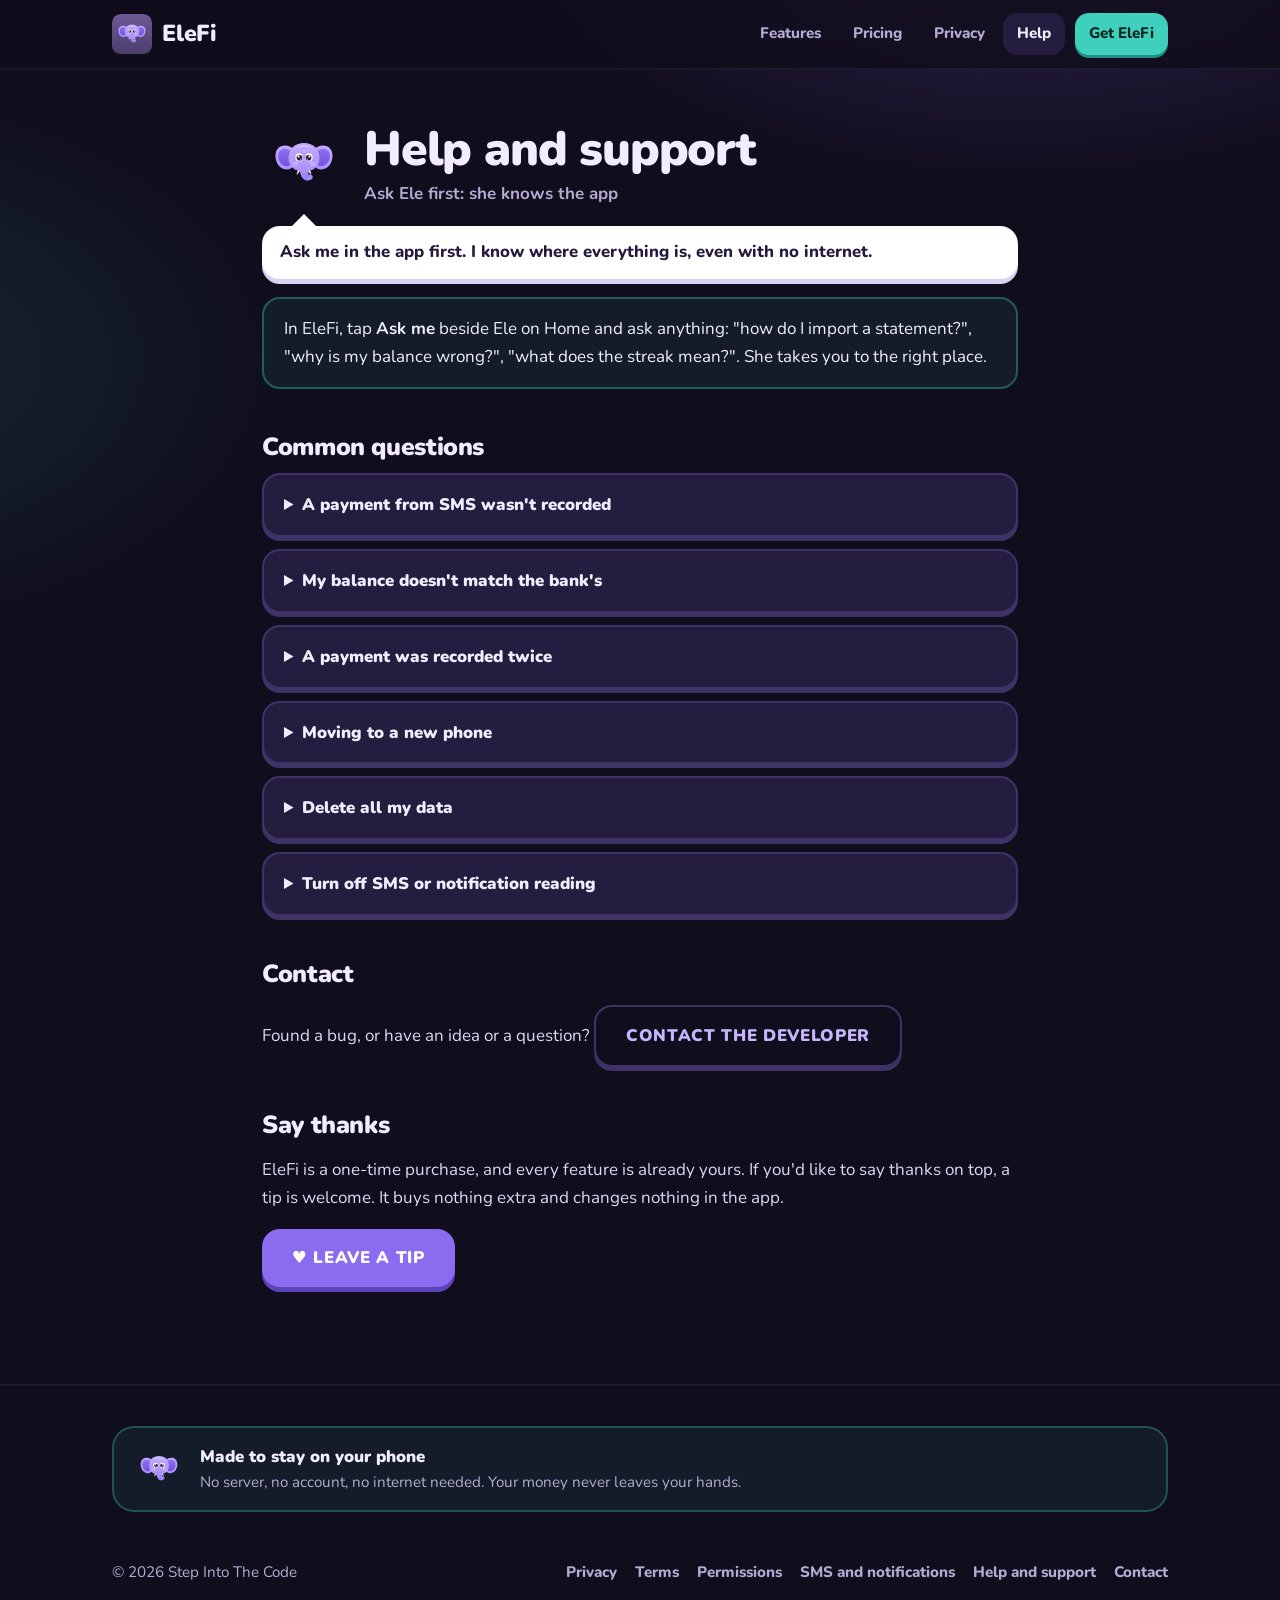
<file: support.html>
<!doctype html>
<html lang="en">
<head>
<meta charset="utf-8">
<meta name="viewport" content="width=device-width, initial-scale=1, viewport-fit=cover">
<title>Help and support - EleFi</title>
<meta name="description" content="Help with EleFi: common questions, how to back up, how to delete your data, and how to reach us.">
<meta name="theme-color" content="#100d1c">
<link rel="icon" href="assets/icon.svg" type="image/svg+xml">
<link rel="stylesheet" href="https://fonts.googleapis.com/css2?family=Nunito:wght@600;700;800;900&display=swap">
<link rel="stylesheet" href="assets/site.css">
</head>
<body>

<header class="top">
  <div class="wrap">
    <a class="brand" href="./"><img src="assets/icon.svg" alt="">EleFi</a>
    <nav class="nav" aria-label="Main">
      <a href="./#features">Features</a>
      <a href="./#pricing">Pricing</a>
      <a href="privacy.html">Privacy</a>
      <a href="support.html" aria-current="page">Help</a>
      <a class="get" href="https://play.google.com/store/apps/details?id=com.stepintothecode.elefi">Get EleFi</a>
    </nav>
  </div>
</header>

<main class="doc">
  <div class="head"><img src="assets/ele.svg" alt=""><div><h1>Help and support</h1><p class="updated">Ask Ele first: she knows the app</p></div></div>
  <p class="ele-line">Ask me in the app first. I know where everything is, even with no internet.</p>

  <div class="callout">In EleFi, tap <strong>Ask me</strong> beside Ele on Home and ask anything: "how do I import a statement?", "why is my balance wrong?", "what does the streak mean?". She takes you to the right place.</div>

  <h2>Common questions</h2>
  <details><summary>A payment from SMS wasn't recorded</summary><p>Check Settings, Automatic capture: Bank SMS is on and allowed. If your bank's message is new to EleFi, use Settings, Teach EleFi, Bank messages, and paste it. For a bank that doesn't send SMS, import its statement.</p></details>
  <details><summary>My balance doesn't match the bank's</summary><p>Ask Ele "my balance doesn't match". She shows what needs review, what looks recorded twice, and offers to import the statement, which records only what's missing.</p></details>
  <details><summary>A payment was recorded twice</summary><p>Ask Ele "anything recorded twice?". Open one and delete the copy. Deleted transactions wait in Settings, Deleted, in case you change your mind.</p></details>
  <details><summary>Moving to a new phone</summary><p>Settings, Backup and Restore, Export: save the file somewhere you can reach from the new phone. Install EleFi there and use Restore from a file. The file isn't encrypted, so keep it private.</p></details>
  <details><summary>Delete all my data</summary><p>Settings, Danger, Wipe all data. Or uninstall EleFi: Android removes everything it stored. We hold none of your data, so there is nothing to delete on our side.</p></details>
  <details><summary>Turn off SMS or notification reading</summary><p>Settings, Automatic capture: switch off Bank SMS or Payment apps. You can also remove the permission in Android's settings.</p></details>

  <h2>Contact</h2>
  <p>Found a bug, or have an idea or a question? <a class="btn btn-ghost" href="contact.html">Contact the developer</a></p>

  <h2>Say thanks</h2>
  <p>EleFi is a one-time purchase, and every feature is already yours. If you'd like to say thanks on top, a tip is welcome. It buys nothing extra and changes nothing in the app.</p>
  <p><a class="btn btn-lilac" href="https://stepintothecode.github.io/support/?from=elefi-web">&#9829; Leave a tip</a></p>
</main>

<footer>
  <div class="wrap">
    <div class="stays"><img src="assets/ele.svg" alt=""><div><b>Made to stay on your phone</b><span>No server, no account, no internet needed. Your money never leaves your hands.</span></div></div>
    <span>&copy; 2026 Step Into The Code</span>
    <nav aria-label="Footer">
      <a href="privacy.html">Privacy</a>
      <a href="terms.html">Terms</a>
      <a href="permissions.html">Permissions</a>
      <a href="sms.html">SMS and notifications</a>
      <a href="support.html">Help and support</a>
      <a href="contact.html">Contact</a>
    </nav>
  </div>
</footer>

</body>
</html>
</file>
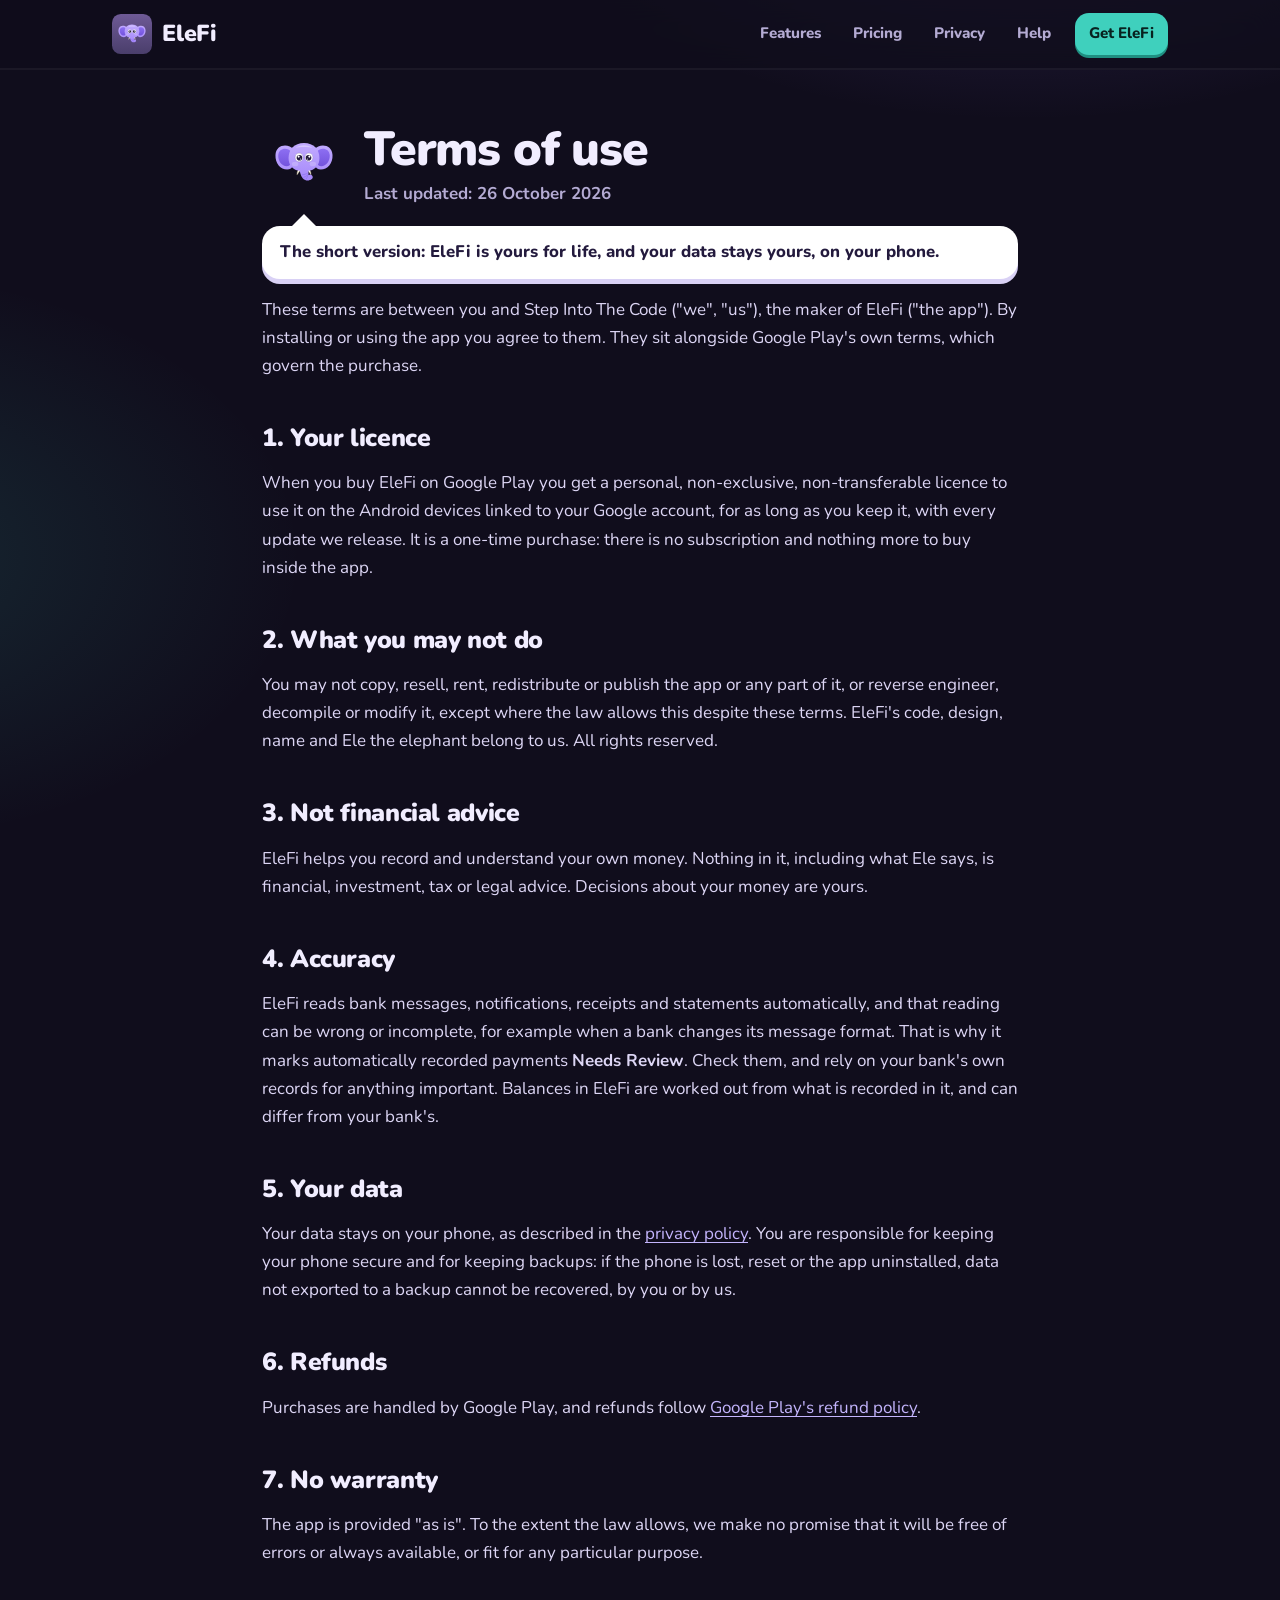
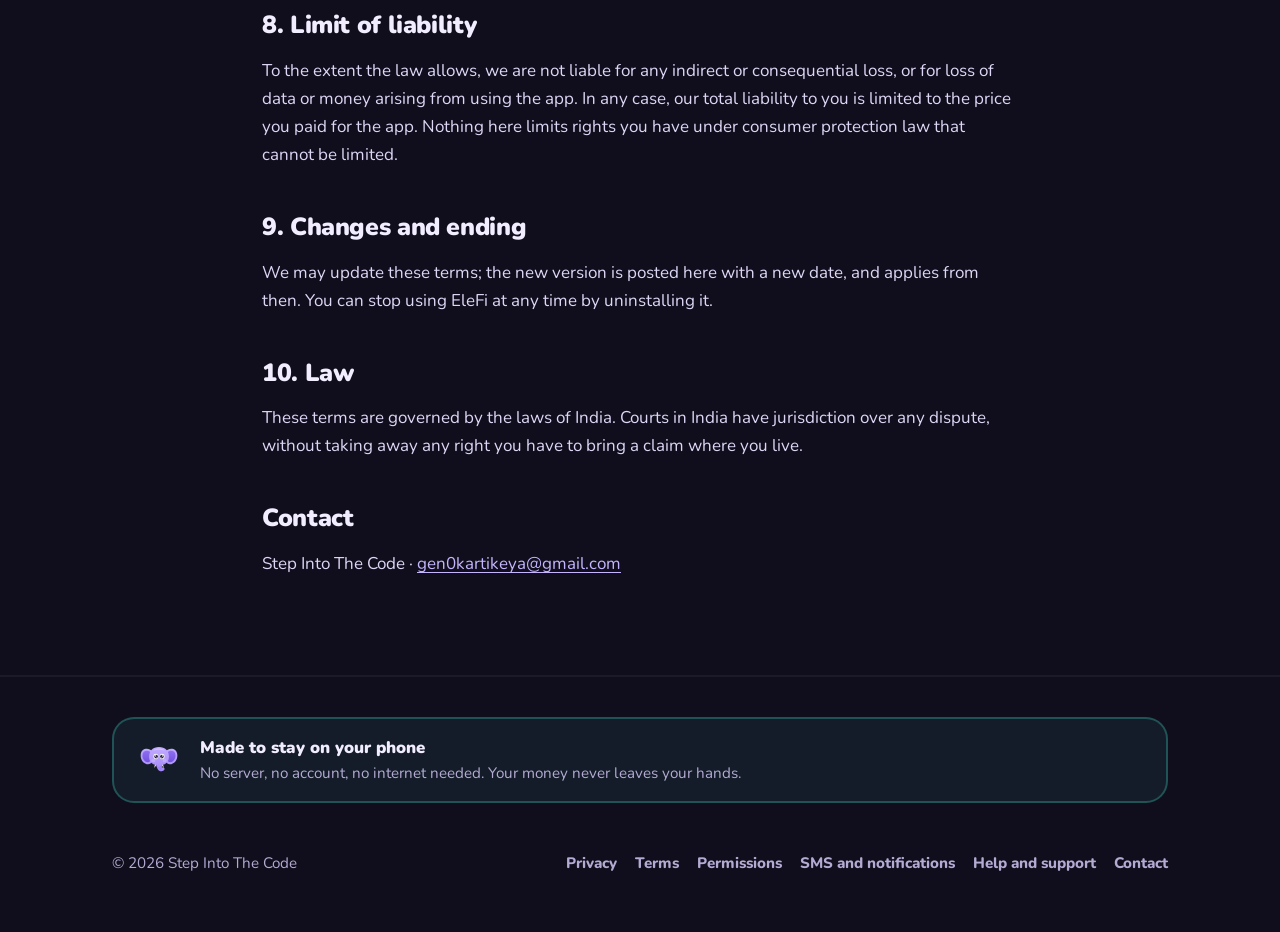
<file: terms.html>
<!doctype html>
<html lang="en">
<head>
<meta charset="utf-8">
<meta name="viewport" content="width=device-width, initial-scale=1, viewport-fit=cover">
<title>Terms of use - EleFi</title>
<meta name="description" content="The terms for using EleFi.">
<meta name="theme-color" content="#100d1c">
<link rel="icon" href="assets/icon.svg" type="image/svg+xml">
<link rel="stylesheet" href="https://fonts.googleapis.com/css2?family=Nunito:wght@600;700;800;900&display=swap">
<link rel="stylesheet" href="assets/site.css">
</head>
<body>

<header class="top">
  <div class="wrap">
    <a class="brand" href="./"><img src="assets/icon.svg" alt="">EleFi</a>
    <nav class="nav" aria-label="Main">
      <a href="./#features">Features</a>
      <a href="./#pricing">Pricing</a>
      <a href="privacy.html">Privacy</a>
      <a href="support.html">Help</a>
      <a class="get" href="https://play.google.com/store/apps/details?id=com.stepintothecode.elefi">Get EleFi</a>
    </nav>
  </div>
</header>

<main class="doc">
  <div class="head"><img src="assets/ele.svg" alt=""><div><h1>Terms of use</h1><p class="updated">Last updated: 26 October 2026</p></div></div>
  <p class="ele-line">The short version: EleFi is yours for life, and your data stays yours, on your phone.</p>

  <p>These terms are between you and Step Into The Code ("we", "us"), the maker of EleFi ("the app"). By installing or using the app you agree to them. They sit alongside Google Play's own terms, which govern the purchase.</p>

  <h2>1. Your licence</h2>
  <p>When you buy EleFi on Google Play you get a personal, non-exclusive, non-transferable licence to use it on the Android devices linked to your Google account, for as long as you keep it, with every update we release. It is a one-time purchase: there is no subscription and nothing more to buy inside the app.</p>

  <h2>2. What you may not do</h2>
  <p>You may not copy, resell, rent, redistribute or publish the app or any part of it, or reverse engineer, decompile or modify it, except where the law allows this despite these terms. EleFi's code, design, name and Ele the elephant belong to us. All rights reserved.</p>

  <h2>3. Not financial advice</h2>
  <p>EleFi helps you record and understand your own money. Nothing in it, including what Ele says, is financial, investment, tax or legal advice. Decisions about your money are yours.</p>

  <h2>4. Accuracy</h2>
  <p>EleFi reads bank messages, notifications, receipts and statements automatically, and that reading can be wrong or incomplete, for example when a bank changes its message format. That is why it marks automatically recorded payments <strong>Needs Review</strong>. Check them, and rely on your bank's own records for anything important. Balances in EleFi are worked out from what is recorded in it, and can differ from your bank's.</p>

  <h2>5. Your data</h2>
  <p>Your data stays on your phone, as described in the <a href="privacy.html">privacy policy</a>. You are responsible for keeping your phone secure and for keeping backups: if the phone is lost, reset or the app uninstalled, data not exported to a backup cannot be recovered, by you or by us.</p>

  <h2>6. Refunds</h2>
  <p>Purchases are handled by Google Play, and refunds follow <a href="https://support.google.com/googleplay/answer/2479637">Google Play's refund policy</a>.</p>

  <h2>7. No warranty</h2>
  <p>The app is provided "as is". To the extent the law allows, we make no promise that it will be free of errors or always available, or fit for any particular purpose.</p>

  <h2>8. Limit of liability</h2>
  <p>To the extent the law allows, we are not liable for any indirect or consequential loss, or for loss of data or money arising from using the app. In any case, our total liability to you is limited to the price you paid for the app. Nothing here limits rights you have under consumer protection law that cannot be limited.</p>

  <h2>9. Changes and ending</h2>
  <p>We may update these terms; the new version is posted here with a new date, and applies from then. You can stop using EleFi at any time by uninstalling it.</p>

  <h2>10. Law</h2>
  <p>These terms are governed by the laws of India. Courts in India have jurisdiction over any dispute, without taking away any right you have to bring a claim where you live.</p>

  <h2>Contact</h2>
  <p>Step Into The Code &middot; <a href="mailto:gen0kartikeya@gmail.com">gen0kartikeya@gmail.com</a></p>
</main>

<footer>
  <div class="wrap">
    <div class="stays"><img src="assets/ele.svg" alt=""><div><b>Made to stay on your phone</b><span>No server, no account, no internet needed. Your money never leaves your hands.</span></div></div>
    <span>&copy; 2026 Step Into The Code</span>
    <nav aria-label="Footer">
      <a href="privacy.html">Privacy</a>
      <a href="terms.html">Terms</a>
      <a href="permissions.html">Permissions</a>
      <a href="sms.html">SMS and notifications</a>
      <a href="support.html">Help and support</a>
      <a href="contact.html">Contact</a>
    </nav>
  </div>
</footer>

</body>
</html>
</file>
<file: assets/site.css>
/* EleFi's website: the app's dark plum and lagoon teal, with Ele front and centre.
   Friendly like a learning app: one bold rounded face, chunky buttons that press down,
   big type, lots of room. */
:root {
  --bg: #100d1c;
  --bg-2: #171329;
  --plum: #241d3f;
  --plum-2: #2f2752;
  --plum-line: #3d3366;
  --text: #f1edff;
  --dim: #b4abd3;
  --lilac: #c4b5fd;
  --lilac-deep: #8b6cf0;
  --lilac-shadow: #5b43b8;
  --teal: #3fd0bd;
  --teal-shadow: #1f8f81;
  --sun: #ffc94d;
  --coral: #ff8a7a;
  --radius: 22px;
  --wrap: 1100px;
  color-scheme: dark;
}

* { box-sizing: border-box; }
html { scroll-behavior: smooth; -webkit-text-size-adjust: 100%; }

body {
  margin: 0;
  background:
    radial-gradient(900px 520px at 80% -8%, rgba(139, 108, 240, 0.28), transparent 62%),
    radial-gradient(760px 480px at -12% 22%, rgba(63, 208, 189, 0.14), transparent 60%),
    var(--bg);
  color: var(--text);
  font: 17px/1.65 "Nunito", system-ui, -apple-system, "Segoe UI", Roboto, sans-serif;
  -webkit-font-smoothing: antialiased;
  overflow-wrap: break-word;
}
/* Nothing may ever be wider than the phone: a long email address breaks instead. */
html, body { max-width: 100%; overflow-x: clip; }

h1, h2, h3, .brand, .btn, .nav a { font-family: "Nunito", system-ui, sans-serif; }
a { color: var(--lilac); text-underline-offset: 3px; }
a:hover { color: #e3dbff; }
img { max-width: 100%; height: auto; }
.wrap { max-width: var(--wrap); margin: 0 auto; padding: 0 22px; }

/* Header */
.top { position: sticky; top: 0; z-index: 10; backdrop-filter: blur(14px); background: rgba(16, 13, 28, 0.78); border-bottom: 2px solid rgba(255, 255, 255, 0.05); }
.top .wrap { display: flex; align-items: center; justify-content: space-between; gap: 14px; min-height: 68px; }
.brand { display: flex; align-items: center; gap: 10px; color: var(--text); text-decoration: none; font-weight: 900; font-size: 1.45rem; letter-spacing: -0.01em; }
.brand img { width: 40px; height: 40px; }
.nav { display: flex; gap: 4px; flex-wrap: wrap; justify-content: flex-end; align-items: center; }
.nav a { color: var(--dim); text-decoration: none; padding: 8px 14px; border-radius: 14px; font-weight: 800; font-size: 0.95rem; }
.nav a:hover, .nav a[aria-current="page"] { color: var(--text); background: var(--plum); }
.nav a.get { background: var(--teal); color: #08221f; box-shadow: 0 3px 0 var(--teal-shadow); margin-left: 6px; }
.nav a.get:hover { color: #08221f; filter: brightness(1.06); }

/* Chunky buttons that press down */
.btn {
  display: inline-flex; align-items: center; justify-content: center; gap: 10px;
  font-weight: 900; font-size: 1.05rem; letter-spacing: 0.04em; text-transform: uppercase; text-decoration: none;
  padding: 15px 30px; border-radius: 18px; border: 0; cursor: pointer;
  transition: transform 80ms ease, box-shadow 80ms ease, filter 120ms ease;
}
.btn:active { transform: translateY(4px); }
.btn-teal { background: var(--teal); color: #08221f; box-shadow: 0 5px 0 var(--teal-shadow); }
.btn-teal:active { box-shadow: 0 1px 0 var(--teal-shadow); }
.btn-lilac { background: var(--lilac-deep); color: #fff; box-shadow: 0 5px 0 var(--lilac-shadow); }
.btn-lilac:active { box-shadow: 0 1px 0 var(--lilac-shadow); }
.btn-ghost { background: transparent; color: var(--lilac); border: 2px solid var(--plum-line); box-shadow: 0 4px 0 var(--plum-line); }
.btn:hover { filter: brightness(1.06); color: inherit; }
.btn-teal:hover { color: #08221f; }
.btn-lilac:hover { color: #fff; }

/* Hero: Ele says hello */
.hero { padding: 64px 0 40px; }
.hero .wrap { display: grid; grid-template-columns: 1.05fr 0.95fr; gap: 40px; align-items: center; }
.hello { display: flex; flex-direction: column; align-items: center; position: relative; }
.hello .ele { width: min(330px, 70vw); filter: drop-shadow(0 30px 40px rgba(0, 0, 0, 0.45)); animation: bob 3.2s ease-in-out infinite; }
.bubble {
  position: relative; background: #fff; color: #231a3d; font-weight: 800; font-size: 1.15rem; line-height: 1.4;
  padding: 16px 22px; border-radius: 22px; margin-bottom: 18px; max-width: 320px; text-align: center;
  box-shadow: 0 6px 0 #d9d1f5; animation: pop 600ms cubic-bezier(0.2, 1.4, 0.4, 1) both;
}
.bubble::after { content: ""; position: absolute; bottom: -12px; left: 50%; margin-left: -12px; border: 12px solid transparent; border-top-color: #fff; border-bottom: 0; }
.bubble .wave { display: inline-block; animation: wave 1.6s ease-in-out 600ms 2; transform-origin: 70% 70%; }
@keyframes bob { 0%, 100% { transform: translateY(0); } 50% { transform: translateY(-12px); } }
@keyframes pop { from { transform: scale(0.6); opacity: 0; } to { transform: scale(1); opacity: 1; } }
@keyframes wave { 0%, 100% { transform: rotate(0); } 20%, 60% { transform: rotate(18deg); } 40%, 80% { transform: rotate(-10deg); } }

.eyebrow { display: inline-flex; gap: 8px; align-items: center; color: var(--teal); background: rgba(63, 208, 189, 0.12); border: 2px solid rgba(63, 208, 189, 0.3); padding: 5px 14px; border-radius: 999px; font-size: 0.9rem; font-weight: 800; }
h1 { font-size: clamp(2.4rem, 5.4vw, 4rem); line-height: 1.05; margin: 18px 0 16px; letter-spacing: -0.025em; font-weight: 900; }
h1 .soft { color: var(--lilac); }
.lede { font-size: 1.2rem; color: var(--dim); max-width: 33em; margin: 0 0 30px; }
.cta { display: flex; align-items: center; gap: 16px; flex-wrap: wrap; }
.play-badge img { height: 62px; width: auto; display: block; }
.price-note { color: var(--dim); font-weight: 700; margin-top: 14px; }
.price-note s { opacity: 0.7; }
.price-note b { color: var(--sun); }

/* The home hero: Ele first, then the promise, all on one centred line */
.hero-center .wrap { grid-template-columns: 1fr; gap: 6px; text-align: center; justify-items: center; }
/* The drawing has room around Ele inside its square; pull the text up to meet her. */
.hero-center .hello .ele { --ele: min(300px, 68vw); width: var(--ele); margin: calc(var(--ele) * -0.16) 0 calc(var(--ele) * -0.12); }
.hero-center .lede { margin-left: auto; margin-right: auto; }
.hero-center .cta, .hero-center .trust { justify-content: center; }

/* Trust chips: on the phone, offline, private */
.trust { display: flex; flex-wrap: wrap; gap: 8px; margin: 4px 0 24px; padding: 0; list-style: none; }
.trust svg { width: 17px; height: 17px; flex: none; }
.trust li { display: inline-flex; gap: 7px; align-items: center; background: rgba(63, 208, 189, 0.12); border: 2px solid rgba(63, 208, 189, 0.35); color: #bff3ea; font-weight: 800; font-size: 0.92rem; padding: 6px 13px; border-radius: 999px; }

/* Ele says it herself: speech bubbles, alternating sides */
.says-list { max-width: 680px; margin: 0 auto; display: grid; gap: 22px; }
.says { display: grid; grid-template-columns: 84px minmax(0, 1fr); gap: 12px; align-items: end; }
.says img { width: 84px; height: 84px; }
.says .b { background: #fff; color: #231a3d; border-radius: 22px 22px 22px 6px; padding: 16px 20px; font-weight: 900; font-size: 1.15rem; line-height: 1.4; box-shadow: 0 6px 0 #d9d1f5; }
.says .b small { display: block; color: #5d5478; font-weight: 700; font-size: 0.97rem; margin-top: 6px; line-height: 1.5; }
.says.right { grid-template-columns: minmax(0, 1fr) 84px; }
.says.right img { order: 2; transform: scaleX(-1); }
.says.right .b { border-radius: 22px 22px 6px 22px; }
.says-more { text-align: center; margin: 30px 0 0; font-weight: 800; }

/* Ele's one line at the top of every other page, pointing up at her */
.ele-line, .doc .ele-line { position: relative; background: #fff; color: #231a3d; font-weight: 800; font-size: 1.05rem; line-height: 1.45; border-radius: 18px; padding: 14px 18px; margin: 18px 0 6px; box-shadow: 0 5px 0 #d9d1f5; }
.ele-line::before { content: ""; position: absolute; top: -12px; left: 30px; border: 12px solid transparent; border-bottom-color: #fff; border-top: 0; }
.ele-line.mid::before, .doc .ele-line.mid::before { left: 50%; margin-left: -12px; }

/* Footer: the promise, on every page */
.stays { display: flex; align-items: center; gap: 14px; background: rgba(63, 208, 189, 0.08); border: 2px solid rgba(63, 208, 189, 0.3); border-radius: var(--radius); padding: 14px 18px; margin-bottom: 26px; width: 100%; }
.stays img { width: 54px; height: 54px; flex: none; }
.stays b { display: block; color: var(--text); font-weight: 900; font-size: 1.05rem; }
.stays span { color: var(--dim); }

/* Sections */
section { padding: 64px 0; }
h2 { font-size: clamp(1.8rem, 3.4vw, 2.6rem); margin: 0 0 10px; letter-spacing: -0.015em; font-weight: 900; line-height: 1.15; }
.sub { color: var(--dim); margin: 0 0 34px; max-width: 40em; font-size: 1.1rem; }
.center { text-align: center; }
.center .sub { margin-left: auto; margin-right: auto; }

/* Promise strip: four big friendly facts */
.promise { display: grid; grid-template-columns: repeat(4, 1fr); gap: 16px; }
.promise div { background: var(--plum); border: 2px solid var(--plum-line); border-radius: var(--radius); padding: 20px; box-shadow: 0 5px 0 var(--plum-line); }
.promise .emoji { font-size: 1.9rem; display: block; margin-bottom: 6px; }
.promise b { display: block; font-size: 1.1rem; font-weight: 900; }
.promise span { color: var(--dim); font-size: 0.95rem; }

/* Feature rows, alternating, each with a big illustration */
.feature { display: grid; grid-template-columns: 1fr 1fr; gap: 48px; align-items: center; padding: 30px 0; }
.feature.flip .art { order: 2; }
.feature h3 { font-size: clamp(1.5rem, 2.6vw, 2rem); margin: 0 0 10px; font-weight: 900; line-height: 1.2; }
.feature p { color: var(--dim); font-size: 1.1rem; margin: 0; }
.art { border-radius: 28px; padding: 26px; background: linear-gradient(160deg, var(--plum-2), var(--plum)); border: 2px solid var(--plum-line); box-shadow: 0 8px 0 var(--plum-line); display: grid; gap: 12px; }
.chip-row { display: flex; flex-wrap: wrap; gap: 8px; }
.chip { background: var(--bg-2); border: 2px solid var(--plum-line); border-radius: 999px; padding: 6px 14px; font-weight: 800; font-size: 0.9rem; }
.msg { background: var(--bg-2); border-radius: 18px; padding: 12px 16px; font-weight: 700; }
.msg small { display: block; color: var(--dim); font-weight: 600; }
.msg.teal { background: rgba(63, 208, 189, 0.14); border: 2px solid rgba(63, 208, 189, 0.35); }
.me { align-self: end; justify-self: end; background: #25575a; border-radius: 18px 18px 4px 18px; padding: 10px 16px; font-weight: 700; }
.ele-says { display: flex; gap: 10px; align-items: flex-end; }
.ele-says img { width: 46px; height: 46px; }
.ele-says .msg { border-radius: 18px 18px 18px 4px; background: #2f2850; }
.stat { display: flex; justify-content: space-between; align-items: center; background: var(--bg-2); border-radius: 16px; padding: 12px 16px; font-weight: 800; }
.stat .bar { height: 10px; border-radius: 6px; background: var(--teal); }

/* Pricing */
.price-card { max-width: 560px; margin: 0 auto; text-align: center; padding: 40px 30px; border-radius: 30px; background: linear-gradient(160deg, #352b5e, #211a3a); border: 2px solid var(--plum-line); box-shadow: 0 10px 0 var(--plum-line); position: relative; }
.price-card .badge { position: absolute; top: -18px; left: 50%; transform: translateX(-50%); background: var(--sun); color: #3a2a00; font-weight: 900; padding: 6px 16px; border-radius: 999px; box-shadow: 0 4px 0 #c99a1e; white-space: nowrap; }
.price-card .was { color: var(--dim); text-decoration: line-through; font-size: 1.3rem; font-weight: 800; }
.price-card .now { font-size: 4rem; font-weight: 900; letter-spacing: -0.03em; margin: 0; line-height: 1.1; }
.price-card .once { color: var(--teal); font-weight: 900; }
.price-card ul { list-style: none; padding: 0; margin: 24px 0 28px; text-align: left; display: grid; gap: 12px; }
.price-card li { padding-left: 34px; position: relative; font-weight: 700; }
.price-card li::before { content: "\2713"; position: absolute; left: 0; top: -1px; width: 24px; height: 24px; border-radius: 8px; background: var(--teal); color: #08221f; font-weight: 900; display: grid; place-items: center; font-size: 0.9rem; }

/* FAQ */
details { background: var(--plum); border: 2px solid var(--plum-line); border-radius: 18px; padding: 16px 20px; margin: 12px 0; box-shadow: 0 4px 0 var(--plum-line); }
summary { cursor: pointer; font-weight: 900; font-size: 1.05rem; }
details p { margin: 10px 0 0; color: var(--dim); }

/* Documents: privacy, terms, permissions */
.doc { max-width: 800px; margin: 0 auto; padding: 48px 22px 80px; }
.doc .head { display: flex; align-items: center; gap: 18px; }
.doc .head img { width: 84px; height: 84px; }
.doc h1 { font-size: clamp(2.1rem, 4.4vw, 3rem); margin: 6px 0; }
.doc .updated { color: var(--dim); margin: 0; font-weight: 700; }
.doc h2 { font-size: 1.55rem; margin: 44px 0 10px; }
.doc h3 { font-size: 1.15rem; margin: 26px 0 6px; font-weight: 900; }
.doc p, .doc li { color: #ddd6f5; }
.doc li { margin: 6px 0; }
.summary { background: var(--plum); border: 2px solid var(--plum-line); border-radius: var(--radius); padding: 20px 24px; box-shadow: 0 5px 0 var(--plum-line); margin-top: 26px; }
.summary ul { margin: 8px 0 0; padding-left: 20px; }
.doc table { width: 100%; border-collapse: separate; border-spacing: 0; margin: 16px 0; font-size: 0.97rem; background: var(--plum); border: 2px solid var(--plum-line); border-radius: 18px; overflow: hidden; }
.doc th, .doc td { text-align: left; vertical-align: top; padding: 14px; border-bottom: 1px solid var(--plum-line); }
.doc tr:last-child td { border-bottom: 0; }
.doc th { color: var(--dim); font-weight: 900; background: var(--plum-2); }
.doc code { background: var(--bg-2); padding: 2px 7px; border-radius: 7px; font-size: 0.88em; color: var(--lilac); }
.callout { border: 2px solid rgba(63, 208, 189, 0.35); background: rgba(63, 208, 189, 0.08); padding: 16px 20px; border-radius: 18px; margin: 18px 0; }

/* Footer */
footer { border-top: 2px solid rgba(255, 255, 255, 0.05); padding: 40px 0 56px; color: var(--dim); font-size: 0.95rem; }
footer .wrap { display: flex; justify-content: space-between; gap: 22px; flex-wrap: wrap; align-items: center; }
footer nav { display: flex; gap: 18px; flex-wrap: wrap; }
footer a { color: var(--dim); text-decoration: none; font-weight: 800; }
footer a:hover { color: var(--text); }

@media (prefers-reduced-motion: reduce) {
  .hello .ele, .bubble, .bubble .wave { animation: none; }
}

@media (max-width: 900px) {
  .hero .wrap, .feature { grid-template-columns: 1fr; }
  .hello { order: -1; }
  .feature.flip .art { order: 0; }
  .promise { grid-template-columns: 1fr 1fr; }
}

@media (max-width: 560px) {
  body { font-size: 16px; }
  .wrap { padding: 0 16px; }
  section { padding: 44px 0; }
  .hero { padding: 26px 0 20px; }
  /* The header: the name and Get EleFi on one row, the pages on the row below */
  .top { position: static; }
  .top .wrap { flex-wrap: wrap; min-height: 0; padding-top: 10px; padding-bottom: 8px; gap: 6px 4px; }
  .brand { font-size: 1.3rem; }
  .brand img { width: 34px; height: 34px; }
  .nav { display: contents; }
  .nav a { padding: 6px 10px; font-size: 0.9rem; white-space: nowrap; }
  .nav a:not(.get) { order: 3; }
  .nav a.get { order: 1; margin-left: auto; }
  .nav::after { content: ""; order: 2; flex-basis: 100%; }
  .lede { font-size: 1.08rem; }
  .says { grid-template-columns: 56px minmax(0, 1fr); gap: 8px; }
  .says.right { grid-template-columns: minmax(0, 1fr) 56px; }
  .says img { width: 56px; height: 56px; }
  .says .b { font-size: 1.05rem; padding: 14px 16px; }
  .feature { gap: 22px; padding: 18px 0; }
  .art { padding: 18px; border-radius: 22px; }
  .stat { gap: 10px; }
  .stat span:last-child { text-align: right; }
  .price-card { padding: 34px 18px; }
  .price-card .now { font-size: 3.2rem; }
  .doc { padding: 30px 16px 60px; }
  .doc .head { gap: 12px; }
  .doc .head img { width: 64px; height: 64px; }
  .ele-line::before { left: 20px; }
  .contact-form { padding: 18px 16px; }
  .promise { grid-template-columns: 1fr; }
  .btn { width: 100%; padding: 15px 18px; }
  .doc table, .doc thead, .doc tbody, .doc tr, .doc td, .doc th { display: block; }
  .doc thead { display: none; }
  .doc td { border-bottom: 0; padding: 4px 14px; }
  .doc tr { border-bottom: 1px solid var(--plum-line); padding: 10px 0; }
}

/* Contact form */
.contact-form { display: grid; grid-template-columns: minmax(0, 1fr); gap: 8px; background: var(--plum); border: 2px solid var(--plum-line); border-radius: var(--radius); padding: 24px; box-shadow: 0 6px 0 var(--plum-line); margin-top: 26px; }
.contact-form label { font-weight: 900; margin-top: 8px; }
.contact-form input, .contact-form select, .contact-form textarea { font: inherit; color: var(--text); background: var(--bg-2); border: 2px solid var(--plum-line); border-radius: 14px; padding: 12px 14px; width: 100%; min-width: 0; max-width: 100%; }
.contact-form textarea { resize: vertical; }
.contact-form input:focus, .contact-form select:focus, .contact-form textarea:focus { outline: none; border-color: var(--teal); }
.contact-form .btn { margin-top: 10px; justify-self: start; }
.hint { color: var(--dim); font-size: 0.93rem; margin: 2px 0; }
.problem { color: var(--coral); font-weight: 800; margin: 0; }
.muted { color: var(--dim); font-weight: 600; }
</file>
